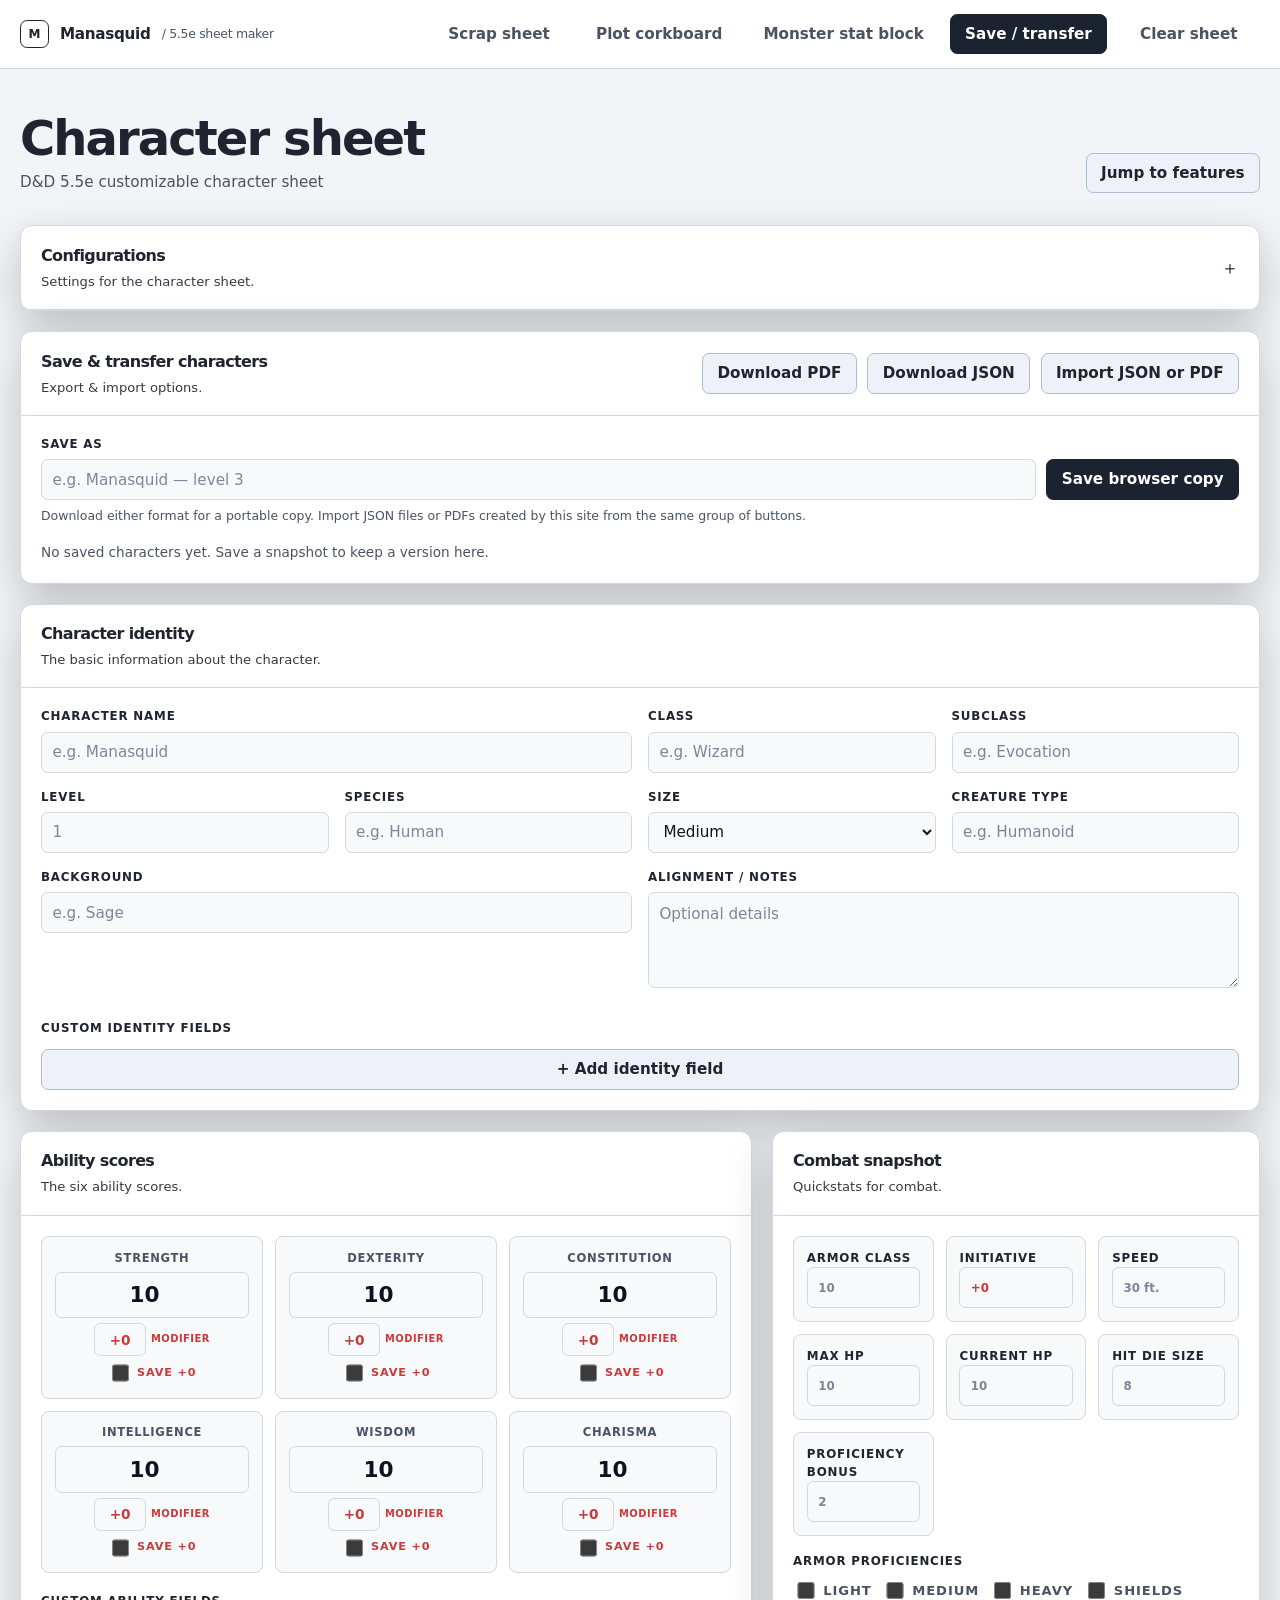
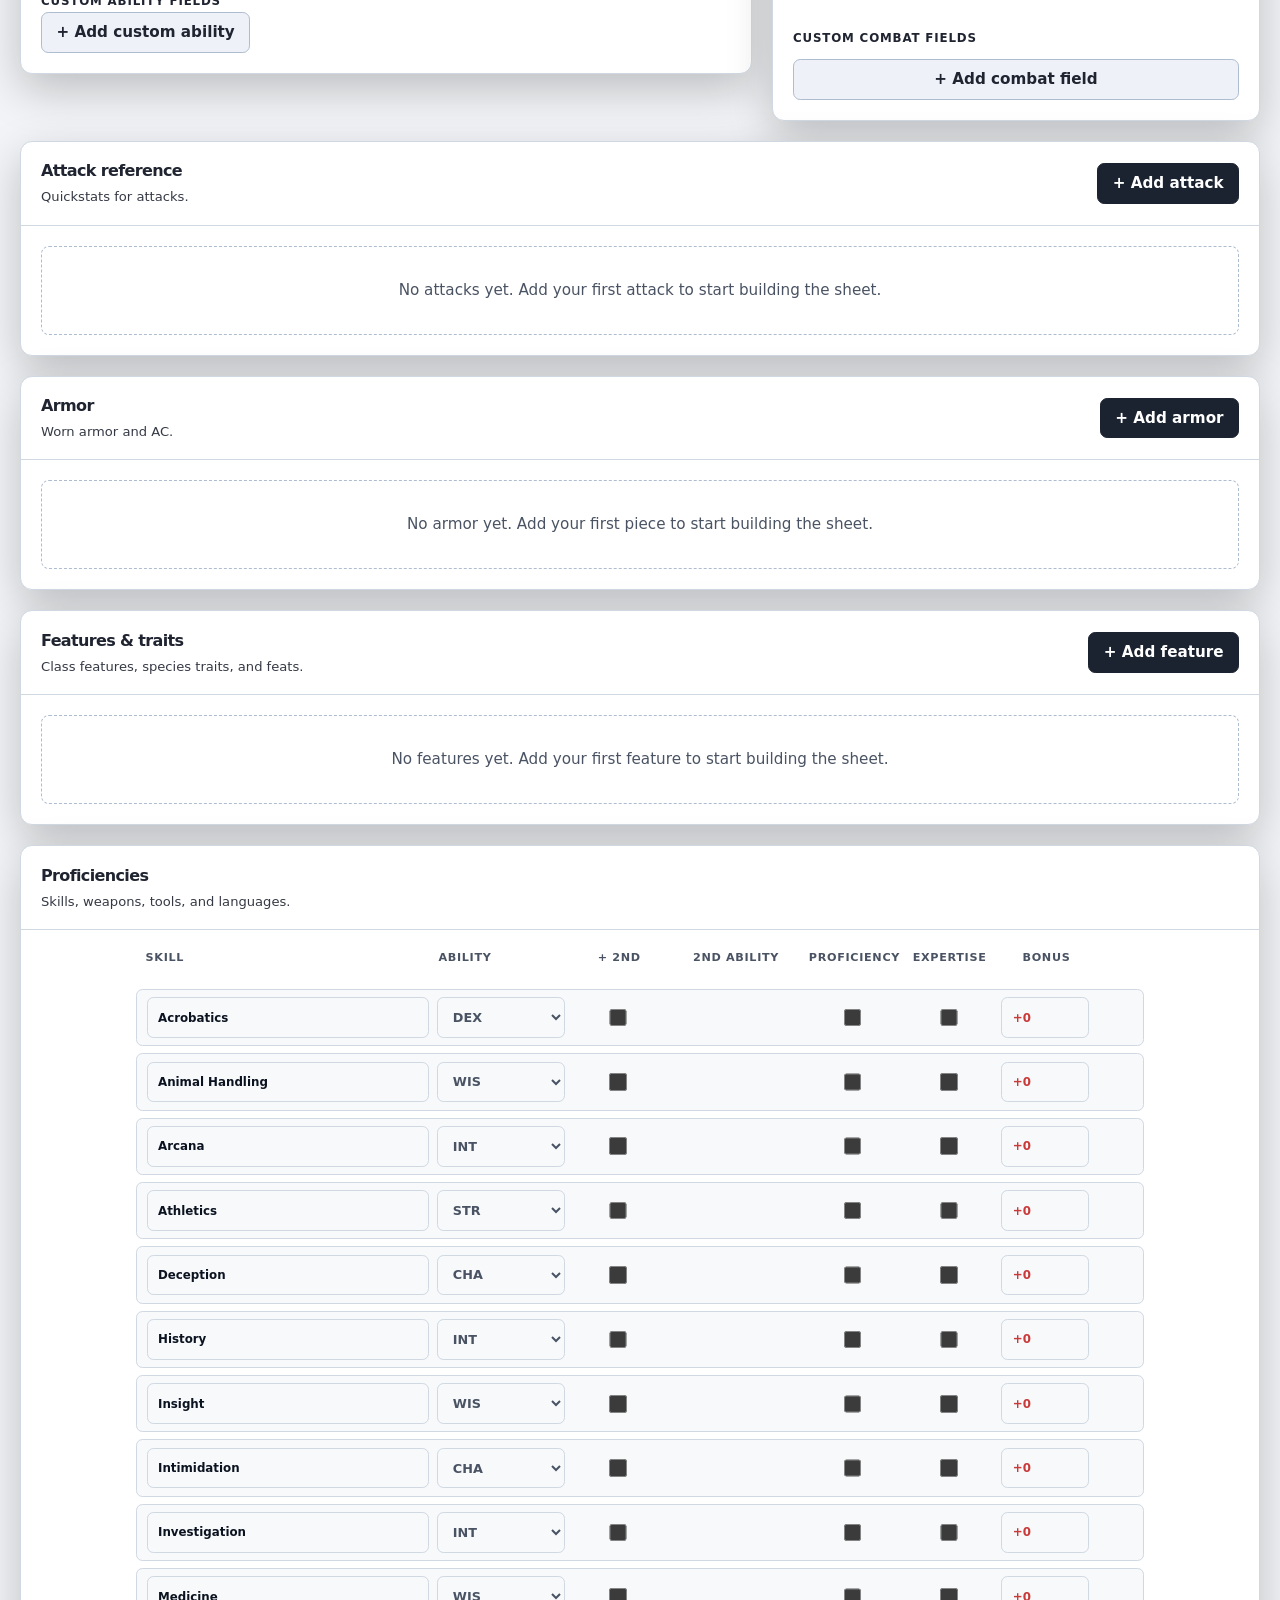
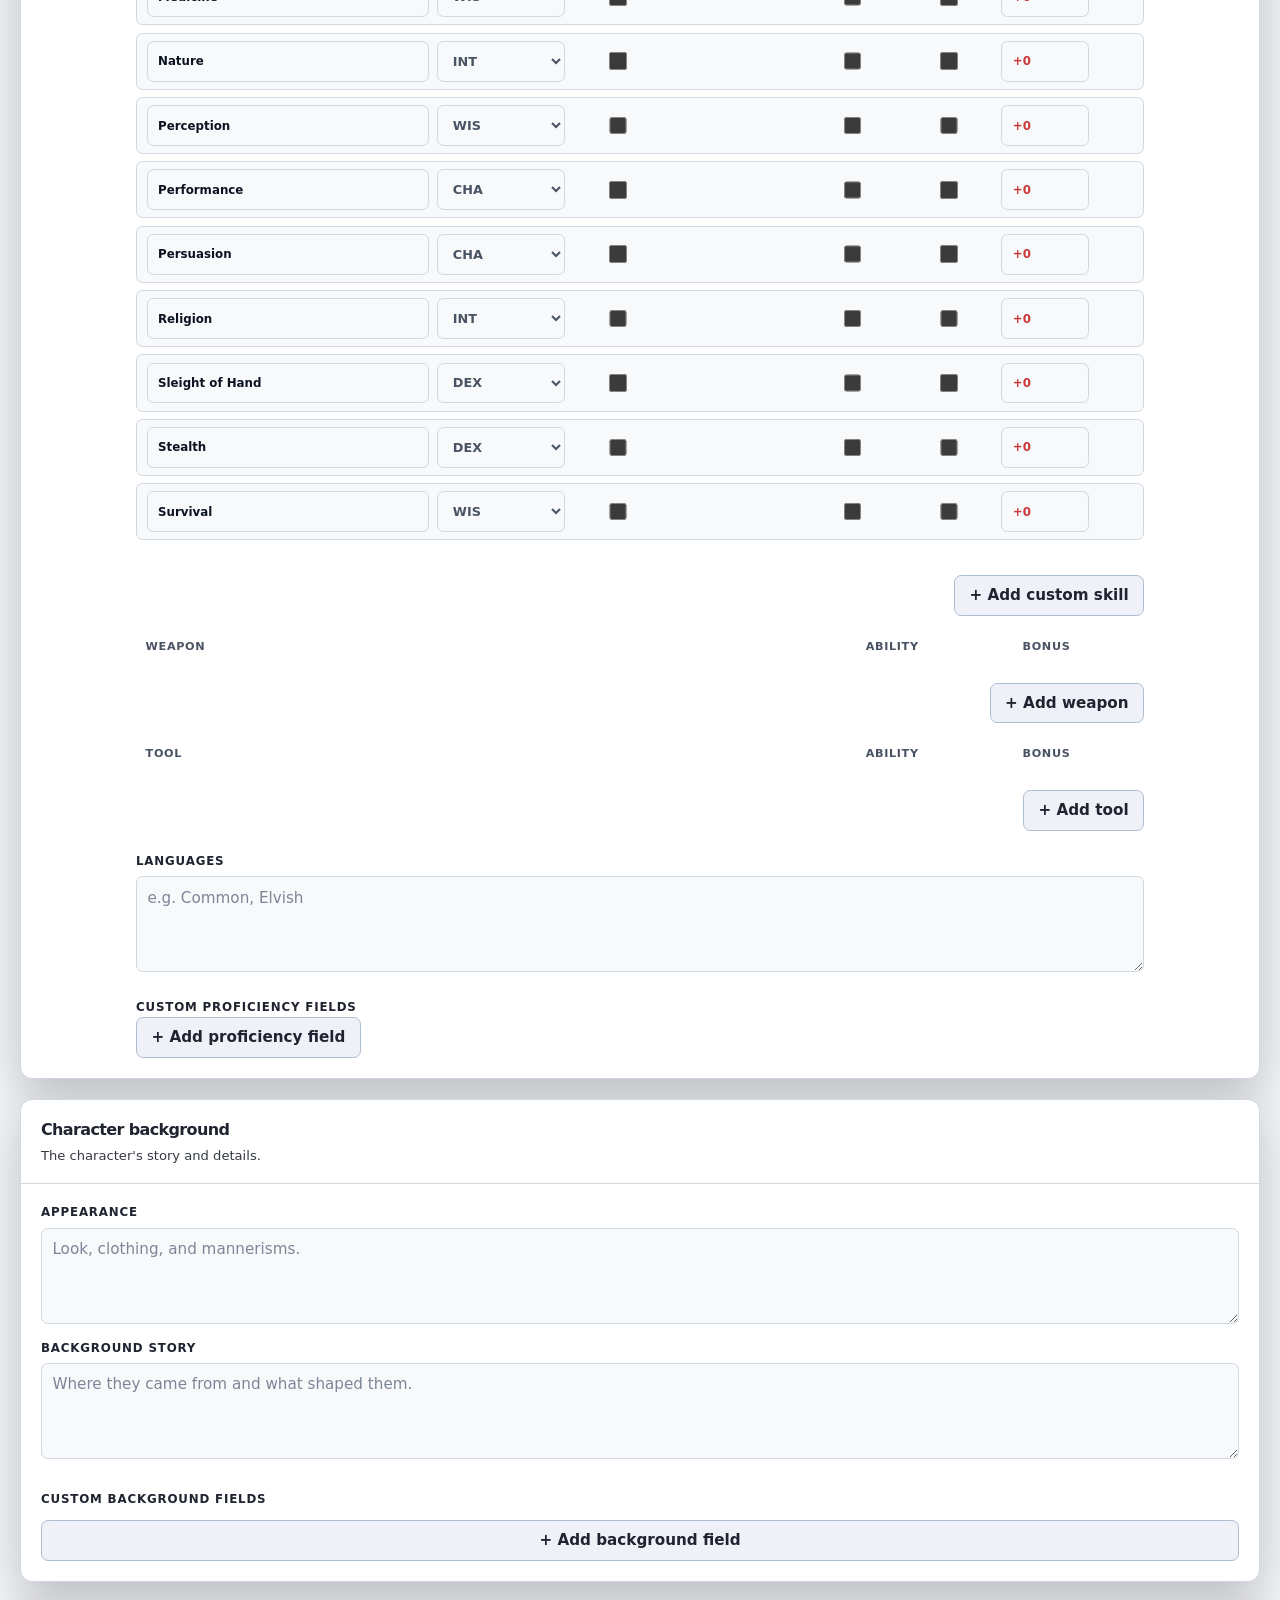
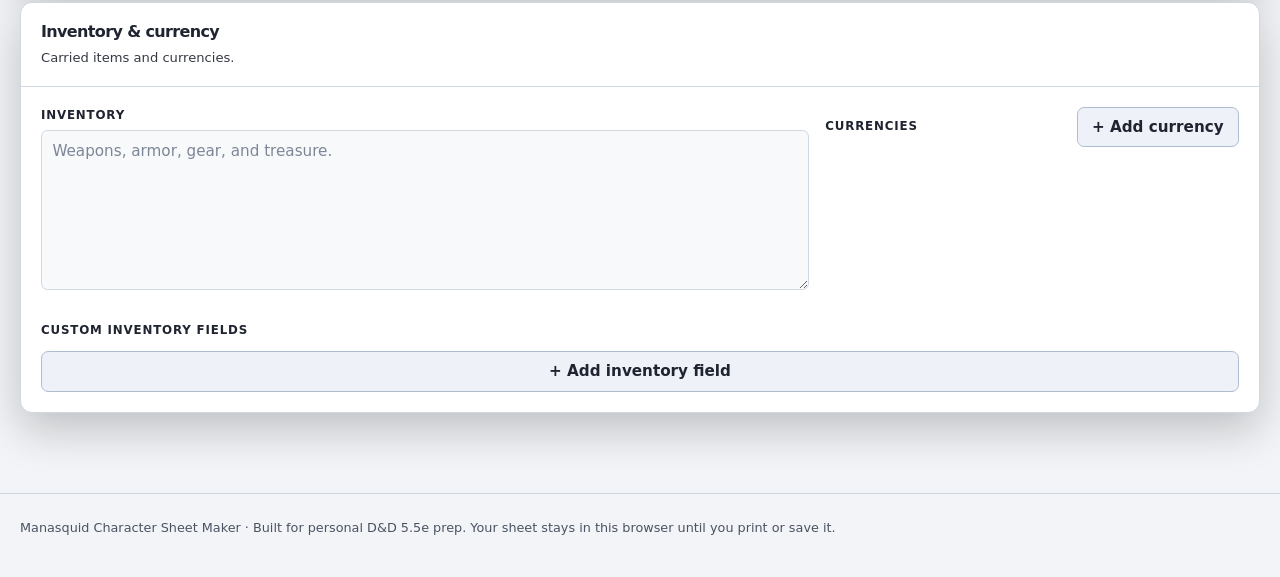
<file: index.html>
<!doctype html>
<html lang="en">
<head>
  <meta charset="utf-8">
  <meta name="viewport" content="width=device-width, initial-scale=1, viewport-fit=cover">
  <meta name="description" content="A focused D&D 5.5e character sheet maker by Manasquid.">
  <meta name="theme-color" content="#0d1822">
  <link rel="manifest" href="manifest.webmanifest">
  <link rel="apple-touch-icon" href="icon-192.png">
  <meta name="mobile-web-app-capable" content="yes">
  <meta name="apple-mobile-web-app-capable" content="yes">
  <meta name="apple-mobile-web-app-status-bar-style" content="black-translucent">
  <meta name="apple-mobile-web-app-title" content="Sheet Maker">
  <title>Manasquid Character Sheet Maker</title>
  <link rel="stylesheet" href="./maker.css">
</head>
<body data-theme="office">
  <header class="topbar">
    <div class="shell topbar-inner">
      <div class="brand"><span class="brand-mark" aria-hidden="true">M</span> Manasquid <span class="version">/ 5.5e sheet maker</span></div>
      <div class="top-actions" id="maker-actions">
        <span class="status" id="save-status" role="status"></span>
        <button class="button subtle scrap-toggle" id="scrap-toggle" type="button" aria-expanded="false" aria-controls="scrap-panel">Scrap sheet</button>
        <a class="button subtle" href="./corkboard.html">Plot corkboard</a>
        <a class="button subtle" href="./monster.html">Monster stat block</a>
        <button class="button primary" id="save-character" type="button">Save / transfer</button>
        <button class="button subtle" id="clear-sheet" type="button">Clear sheet</button>
      </div>
    </div>
  </header>

  <aside class="scrap-panel" id="scrap-panel" hidden>
    <label class="field-label" for="scrap-notes">Scrap sheet</label>
    <textarea id="scrap-notes" placeholder="Quick notes and reminders."></textarea>
  </aside>

  <main class="shell" id="top">
    <div class="page-heading">
      <div>
        <h1>Character sheet</h1>
        <p class="lede">D&amp;D 5.5e customizable character sheet</p>
      </div>
      <div class="sheet-actions character-only">
        <a class="button" href="#features">Jump to features</a>
      </div>
    </div>

    <details class="panel config-panel" id="configuration">
      <summary class="panel-heading"><span><h2>Configurations</h2><p id="config-description">Settings for the character sheet.</p></span></summary>
      <div class="panel-body config-options">
        <label class="config-option character-only"><span class="field-label">Health mode</span><select name="health-mode"><option value="manual">Manual</option><option value="calculated">Fixed</option></select></label>
        <label class="config-option character-only"><span class="field-label">Theme preset</span><select name="theme"><option value="office" selected>Office</option><option value="streetlamp">Streetlamp</option><option value="ember">Ember</option><option value="depths">Depths</option><option value="starlight">Starlight</option><option value="monochrome">Monochrome</option><option value="void">Void</option><option value="venom">Venom</option><option value="parchment">Parchment</option><option value="radiation">Radiation</option><option value="neontech">Neontech</option><option value="sunset">Sunset</option><option value="moonwalk">Moonwalk</option><option value="beeswax">Beeswax</option><option value="rosethorn">Rosethorn</option><option value="teapot">Teapot</option><option value="forge">Forge</option><option value="sharp">Sharp</option></select></label>
        <label class="config-option character-only"><span class="field-label">Modifier text</span><select name="modifier-color"><option value="default" selected>Theme default</option><option value="red">Red</option><option value="Scarlet">Scarlet</option><option value="Orange">Orange</option><option value="Amber">Amber</option><option value="Yellow">Yellow</option><option value="Lime">Lime</option><option value="Green">Green</option><option value="Turquoise">Turquoise</option><option value="Cyan">Cyan</option><option value="Blue">Blue</option><option value="Purple">Purple</option><option value="Rose">Rose</option><option value="Maroon">Maroon</option></select></label>
        <div class="config-option character-only"><span class="field-label">Automatic calculations</span><label class="config-checkbox"><input name="auto-health" type="checkbox" checked> Health totals</label><label class="config-checkbox"><input name="auto-modifiers" type="checkbox" checked> Modifiers, saves &amp; skills</label><label class="config-checkbox"><input name="auto-proficiency" type="checkbox" checked> Proficiency bonus</label><label class="config-checkbox"><input name="auto-spellcasting" type="checkbox" checked> Spell save DC &amp; attack</label></div>
        <div class="config-option character-only"><span class="field-label">Hit die size</span><label class="config-checkbox"><input name="allow-odd-hit-dice" type="checkbox"> Allow odd-numbered hit dice</label></div>
      <div class="config-option character-only"><span class="field-label">Optional sections</span><label class="config-checkbox"><input name="spellcaster" type="checkbox"> Spellcaster</label></div>
      </div>
    </details>

    <section class="panel storage-panel character-only" aria-labelledby="storage-heading">
      <div class="panel-heading">
        <div><h2 id="storage-heading">Save &amp; transfer characters</h2><p>Export &amp; import options.</p></div>
        <div class="storage-tools">
          <button class="button" id="print-sheet" type="button">Download PDF</button>
          <button class="button" id="export-sheet" type="button">Download JSON</button>
          <button class="button" id="import-sheet" type="button">Import JSON or PDF</button>
          <input class="sr-only" id="import-file" type="file" accept="application/json,application/pdf,.json,.pdf">
        </div>
      </div>
      <div class="panel-body">
        <div class="storage-tools">
          <div class="field"><label for="save-name">Save as</label><input id="save-name" placeholder="e.g. Manasquid — level 3"></div>
          <button class="button primary" id="save-named-sheet" type="button">Save browser copy</button>
        </div>
        <p class="storage-help">Download either format for a portable copy. Import JSON files or PDFs created by this site from the same group of buttons.</p>
        <div class="saved-list" id="saved-list" aria-live="polite"></div>
      </div>
    </section>

    <form class="sheet" id="character-sheet">
      <section class="panel" aria-labelledby="identity-heading">
        <div class="panel-heading">
          <div><h2 id="identity-heading">Character identity</h2><p>The basic information about the character.</p></div>
        </div>
        <div class="panel-body fields">
          <div class="field wide"><label for="character-name">Character name</label><input id="character-name" name="character-name" placeholder="e.g. Manasquid" autocomplete="off"></div>
          <div class="field"><label for="class">Class</label><input id="class" name="class" placeholder="e.g. Wizard"></div>
          <div class="field"><label for="subclass">Subclass</label><input id="subclass" name="subclass" placeholder="e.g. Evocation"></div>
          <div class="field"><label for="level">Level</label><input id="level" name="level" type="number" min="1" max="20" placeholder="1"></div>
          <div class="field"><label for="species">Species</label><input id="species" name="species" placeholder="e.g. Human"></div>
          <div class="field"><label for="size">Size</label><select id="size" name="size"><option>Small</option><option selected>Medium</option></select></div>
          <div class="field"><label for="creature-type">Creature type</label><input id="creature-type" name="creature-type" placeholder="e.g. Humanoid"></div>
          <div class="field wide"><label for="background">Background</label><input id="background" name="background" placeholder="e.g. Sage"></div>
          <div class="field wide"><label for="alignment">Alignment / notes</label><textarea id="alignment" name="alignment" placeholder="Optional details"></textarea></div>
          <div class="field full custom-fields"><span class="field-label">Custom identity fields</span><div class="custom-field-list" data-custom-fields-for="identity"></div><button class="button" data-add-custom-field="identity" type="button">+ Add identity field</button></div>
        </div>
      </section>

      <div class="sheet-grid">
        <section class="panel" aria-labelledby="abilities-heading">
          <div class="panel-heading">
            <div><h2 id="abilities-heading">Ability scores</h2><p>The six ability scores.</p></div>
          </div>
          <div class="panel-body">
            <div class="ability-grid">
              <label class="ability"><span class="ability-name">Strength</span><input class="score" name="strength" type="number" min="1" max="30" value="10" aria-label="Strength score"><span class="ability-mod-wrap"><input class="ability-mod" name="strength-mod" data-mod-for="strength" placeholder="+0" aria-label="Strength modifier" readonly><span class="ability-mod-caption">Modifier</span></span><span class="save-check"><input class="save-proficient" name="strength-save-proficient" type="checkbox" aria-label="Strength saving throw proficiency"> Save <strong data-save-for="strength" contenteditable="false">+0</strong></span></label>
              <label class="ability"><span class="ability-name">Dexterity</span><input class="score" name="dexterity" type="number" min="1" max="30" value="10" aria-label="Dexterity score"><span class="ability-mod-wrap"><input class="ability-mod" name="dexterity-mod" data-mod-for="dexterity" placeholder="+0" aria-label="Dexterity modifier" readonly><span class="ability-mod-caption">Modifier</span></span><span class="save-check"><input class="save-proficient" name="dexterity-save-proficient" type="checkbox" aria-label="Dexterity saving throw proficiency"> Save <strong data-save-for="dexterity" contenteditable="false">+0</strong></span></label>
              <label class="ability"><span class="ability-name">Constitution</span><input class="score" name="constitution" type="number" min="1" max="30" value="10" aria-label="Constitution score"><span class="ability-mod-wrap"><input class="ability-mod" name="constitution-mod" data-mod-for="constitution" placeholder="+0" aria-label="Constitution modifier" readonly><span class="ability-mod-caption">Modifier</span></span><span class="save-check"><input class="save-proficient" name="constitution-save-proficient" type="checkbox" aria-label="Constitution saving throw proficiency"> Save <strong data-save-for="constitution" contenteditable="false">+0</strong></span></label>
              <label class="ability"><span class="ability-name">Intelligence</span><input class="score" name="intelligence" type="number" min="1" max="30" value="10" aria-label="Intelligence score"><span class="ability-mod-wrap"><input class="ability-mod" name="intelligence-mod" data-mod-for="intelligence" placeholder="+0" aria-label="Intelligence modifier" readonly><span class="ability-mod-caption">Modifier</span></span><span class="save-check"><input class="save-proficient" name="intelligence-save-proficient" type="checkbox" aria-label="Intelligence saving throw proficiency"> Save <strong data-save-for="intelligence" contenteditable="false">+0</strong></span></label>
              <label class="ability"><span class="ability-name">Wisdom</span><input class="score" name="wisdom" type="number" min="1" max="30" value="10" aria-label="Wisdom score"><span class="ability-mod-wrap"><input class="ability-mod" name="wisdom-mod" data-mod-for="wisdom" placeholder="+0" aria-label="Wisdom modifier" readonly><span class="ability-mod-caption">Modifier</span></span><span class="save-check"><input class="save-proficient" name="wisdom-save-proficient" type="checkbox" aria-label="Wisdom saving throw proficiency"> Save <strong data-save-for="wisdom" contenteditable="false">+0</strong></span></label>
              <label class="ability"><span class="ability-name">Charisma</span><input class="score" name="charisma" type="number" min="1" max="30" value="10" aria-label="Charisma score"><span class="ability-mod-wrap"><input class="ability-mod" name="charisma-mod" data-mod-for="charisma" placeholder="+0" aria-label="Charisma modifier" readonly><span class="ability-mod-caption">Modifier</span></span><span class="save-check"><input class="save-proficient" name="charisma-save-proficient" type="checkbox" aria-label="Charisma saving throw proficiency"> Save <strong data-save-for="charisma" contenteditable="false">+0</strong></span></label>
            </div>
            <div class="custom-fields"><span class="field-label">Custom ability fields</span><div class="custom-field-list" data-custom-fields-for="abilities"></div><button class="button" data-add-custom-field="abilities" type="button">+ Add custom ability</button></div>
          </div>
        </section>

        <section class="panel" aria-labelledby="combat-heading">
          <div class="panel-heading">
            <div><h2 id="combat-heading">Combat snapshot</h2><p>Quickstats for combat.</p></div>
          </div>
          <div class="panel-body">
            <div class="combat-grid">
              <label class="combat-card"><span class="field-label">Armor class</span><input name="armor-class" type="number" placeholder="10"></label>
              <label class="combat-card"><span class="field-label">Initiative</span><input name="initiative" placeholder="+0"></label>
              <label class="combat-card"><span class="field-label">Speed</span><input name="speed" placeholder="30 ft."></label>
              <label class="combat-card"><span class="field-label">Max HP</span><input name="max-hp" type="number" min="0" placeholder="10"></label>
              <label class="combat-card"><span class="field-label">Current HP</span><input name="current-hp" type="number" placeholder="10"></label>
              <label class="combat-card"><span class="field-label">Hit die size</span><input name="hit-dice-size" type="number" min="2" step="2" placeholder="8"></label>
              <label class="combat-card"><span class="field-label">Proficiency bonus</span><input name="proficiency-bonus" type="number" min="0" placeholder="2"></label>
              <div class="armor-proficiencies"><span class="field-label">Armor proficiencies</span><div class="armor-options">
                <label class="armor-option"><input class="armor-proficient" name="armor-light" type="checkbox"> Light</label>
                <label class="armor-option"><input class="armor-proficient" name="armor-medium" type="checkbox"> Medium</label>
                <label class="armor-option"><input class="armor-proficient" name="armor-heavy" type="checkbox"> Heavy</label>
                <label class="armor-option"><input class="armor-proficient" name="armor-shields" type="checkbox"> Shields</label>
              </div></div>
              <div class="field full custom-fields"><span class="field-label">Custom combat fields</span><div class="custom-field-list" data-custom-fields-for="combat"></div><button class="button" data-add-custom-field="combat" type="button">+ Add combat field</button></div>
            </div>
          </div>
        </section>
      </div>

      <section class="panel" aria-labelledby="attacks-heading">
        <div class="panel-heading">
          <div><h2 id="attacks-heading">Attack reference</h2><p>Quickstats for attacks.</p></div>
          <button class="button primary" id="add-attack" type="button">+ Add attack</button>
        </div>
        <div class="panel-body">
          <div class="feature-editor attack-editor" id="attack-editor" hidden>
            <div class="feature-editor-grid">
              <div class="field"><label for="attack-name">Attack name</label><input id="attack-name" placeholder="e.g. Longsword"></div>
              <div class="field"><label for="attack-kind">Roll type</label><select id="attack-kind"><option value="attack" selected>Attack roll</option><option value="save">Saving throw</option></select></div>
              <div class="field"><label for="attack-ability">Ability</label><select id="attack-ability"><option>STR</option><option>DEX</option><option>CON</option><option>INT</option><option>WIS</option><option>CHA</option></select></div>
              <div class="field"><label for="attack-damage">Damage dice</label><input id="attack-damage" placeholder="1d8"></div>
              <div class="field"><label for="attack-damage-type">Damage type</label><input id="attack-damage-type" placeholder="Slashing"></div>
              <div class="field"><label for="attack-range">Range / reach</label><input id="attack-range" placeholder="5 ft."></div>
              <div class="field full"><label for="attack-notes">Notes</label><input id="attack-notes" placeholder="Versatile (1d10)"></div>
            </div>
            <div class="feature-editor-actions">
              <button class="button subtle" id="cancel-attack" type="button">Cancel</button>
              <button class="button primary" id="save-attack" type="button">Save attack</button>
            </div>
          </div>
          <div class="attack-list" id="attack-list" aria-live="polite"></div>
          <div class="empty-state" id="attack-empty-state">No attacks yet. Add your first attack to start building the sheet.</div>
        </div>
      </section>

      <section class="panel" id="armor" aria-labelledby="armor-heading">
        <div class="panel-heading">
          <div><h2 id="armor-heading">Armor</h2><p>Worn armor and AC.</p></div>
          <button class="button primary" id="add-armor" type="button">+ Add armor</button>
        </div>
        <div class="panel-body">
          <div class="feature-editor attack-editor" id="armor-editor" hidden>
            <div class="feature-editor-grid">
              <div class="field"><label for="armor-name">Armor name</label><input id="armor-name" placeholder="e.g. Chain Shirt"></div>
              <div class="field"><label for="armor-type">Armor type</label><select id="armor-type"><option selected>Light</option><option>Medium</option><option>Heavy</option><option>Shield</option><option>Other</option></select></div>
              <div class="field"><label for="armor-mode">AC formula</label><select id="armor-mode"><option value="fixed" selected>Flat AC</option><option value="ability">Base + Ability</option><option value="abilityCapped">Base + Ability (capped)</option><option value="dual">Base + Dual ability</option></select></div>
              <div class="field" id="armor-bonus-field" hidden><label for="armor-bonus">AC bonus</label><input id="armor-bonus" type="number" placeholder="2"></div>
              <div class="field" id="armor-bonus-ability-field" hidden><label for="armor-bonus-ability">Bonus ability</label><select id="armor-bonus-ability"><option value="none" selected>None</option><option>STR</option><option>DEX</option><option>CON</option><option>INT</option><option>WIS</option><option>CHA</option></select></div>
              <div class="field" id="armor-ability-field" hidden><label for="armor-ability">Ability</label><select id="armor-ability"><option selected>DEX</option><option>STR</option><option>CON</option><option>INT</option><option>WIS</option><option>CHA</option></select></div>
              <div class="field" id="armor-ability-b-field" hidden><label for="armor-ability-b">Second ability</label><select id="armor-ability-b"><option selected>CON</option><option>STR</option><option>DEX</option><option>INT</option><option>WIS</option><option>CHA</option></select></div>
              <div class="field" id="armor-cap-field" hidden><label for="armor-cap">Ability cap</label><input id="armor-cap" type="number" placeholder="2"></div>
              <div class="field"><label for="armor-base-ac">Base AC</label><input id="armor-base-ac" type="number" placeholder="Default 10"></div>
              <div class="field"><label for="armor-ac-preview">Total AC</label><input id="armor-ac-preview" readonly aria-readonly="true" placeholder="—"></div>
              <div class="field"><label for="armor-stealth">Stealth</label><select id="armor-stealth"><option value="neutral" selected>Neutral</option><option value="disadvantage">Disadvantage</option><option value="advantage">Advantage</option></select></div>
              <div class="field"><label for="armor-don">Don</label><input id="armor-don" placeholder="e.g. 1 min."></div>
              <div class="field"><label for="armor-doff">Doff</label><input id="armor-doff" placeholder="e.g. 5 min."></div>
              <div class="field"><label class="config-checkbox"><input id="armor-req-toggle" type="checkbox"> Has ability requirement</label></div>
              <div class="field" id="armor-req-fields" hidden><span class="field-label">Requirement</span><div class="armor-req-row"><select id="armor-req-ability" aria-label="Required ability"><option selected>STR</option><option>DEX</option><option>CON</option><option>INT</option><option>WIS</option><option>CHA</option></select><input id="armor-req-score" type="number" placeholder="13" aria-label="Required score"></div></div>
            </div>
            <div class="feature-editor-actions">
              <button class="button subtle" id="cancel-armor" type="button">Cancel</button>
              <button class="button primary" id="save-armor" type="button">Save armor</button>
            </div>
          </div>
          <div class="armor-list" id="armor-list" aria-live="polite"></div>
          <div class="empty-state" id="armor-empty-state">No armor yet. Add your first piece to start building the sheet.</div>
        </div>
      </section>

      <section class="panel" id="features" aria-labelledby="features-heading">
        <div class="panel-heading">
          <div><h2 id="features-heading">Features &amp; traits</h2><p>Class features, species traits, and feats.</p></div>
          <button class="button primary add-feature" id="add-feature" type="button">+ Add feature</button>
        </div>
        <div class="panel-body">
          <div class="feature-editor" id="feature-editor" hidden>
            <div class="feature-editor-grid">
              <div class="field"><label for="feature-name">Feature name</label><input id="feature-name" placeholder="e.g. Action Surge"></div>
              <div class="field"><label for="feature-source">Source</label><input id="feature-source" placeholder="e.g. Fighter, species, feat"></div>
              <div class="field full"><label for="feature-description">Description</label><textarea id="feature-description" rows="3" placeholder="What the feature does."></textarea></div>
              <div class="field"><label for="feature-uses">Uses / recharge</label><input id="feature-uses" placeholder="e.g. 1 / Short Rest"></div>
            </div>
            <div class="feature-editor-actions">
              <button class="button subtle" id="cancel-feature" type="button">Cancel</button>
              <button class="button primary" id="save-feature" type="button">Save feature</button>
            </div>
          </div>
          <div class="feature-list" id="feature-list" aria-live="polite">
            <div class="empty-state" id="empty-state">No features yet. Add your first feature to start building the sheet.</div>
          </div>
        </div>
      </section>

      <section class="panel" aria-labelledby="proficiencies-heading">
        <div class="panel-heading">
          <div><h2 id="proficiencies-heading">Proficiencies</h2><p>Skills, weapons, tools, and languages.</p></div>
        </div>
        <div class="panel-body proficiencies-body">
          <div class="proficiency-header" aria-hidden="true"><span>Skill</span><span>Ability</span><span>+ 2nd</span><span>2nd ability</span><span>Proficiency</span><span>Expertise</span><span>Bonus</span><span></span></div>
          <div class="proficiency-table" id="skill-list"></div>
          <div class="proficiency-actions"><button class="button" id="add-skill" type="button">+ Add custom skill</button></div>
          <div class="tools-block">
            <div class="tools-header" aria-hidden="true"><span>Weapon</span><span>Ability</span><span>Bonus</span><span></span></div>
            <div class="tool-list" id="weapon-list"></div>
            <div class="proficiency-actions"><button class="button" id="add-weapon" type="button">+ Add weapon</button></div>
          </div>
          <div class="tools-block">
            <div class="tools-header" aria-hidden="true"><span>Tool</span><span>Ability</span><span>Bonus</span><span></span></div>
            <div class="tool-list" id="tool-list"></div>
            <div class="proficiency-actions"><button class="button" id="add-tool" type="button">+ Add tool</button></div>
          </div>
          <div class="field full"><label for="languages">Languages</label><textarea id="languages" name="languages" placeholder="e.g. Common, Elvish"></textarea></div>
          <div class="custom-fields"><span class="field-label">Custom proficiency fields</span><div class="custom-field-list" data-custom-fields-for="proficiencies"></div><button class="button" data-add-custom-field="proficiencies" type="button">+ Add proficiency field</button></div>
        </div>
      </section>

      <section class="panel" aria-labelledby="background-heading">
        <div class="panel-heading">
          <div><h2 id="background-heading">Character background</h2><p>The character's story and details.</p></div>
        </div>
        <div class="panel-body background-grid">
          <div class="field full"><label for="appearance">Appearance</label><textarea id="appearance" name="appearance" placeholder="Look, clothing, and mannerisms."></textarea></div>
          <div class="field full"><label for="background-story">Background story</label><textarea id="background-story" name="background-story" placeholder="Where they came from and what shaped them."></textarea></div>
          <div class="field full custom-fields"><span class="field-label">Custom background fields</span><div class="custom-field-list" data-custom-fields-for="background"></div><button class="button" data-add-custom-field="background" type="button">+ Add background field</button></div>
        </div>
      </section>

      <section class="panel" aria-labelledby="inventory-heading">
        <div class="panel-heading">
          <div><h2 id="inventory-heading">Inventory &amp; currency</h2><p>Carried items and currencies.</p></div>
        </div>
        <div class="panel-body">
          <div class="inventory-grid">
            <div class="field"><label for="inventory">Inventory</label><textarea id="inventory" name="inventory" class="notes" placeholder="Weapons, armor, gear, and treasure."></textarea></div>
            <div>
              <div class="currency-heading"><span class="field-label">Currencies</span><button class="button" id="add-currency" type="button">+ Add currency</button></div>
              <div class="currency-list" id="currency-list"></div>
            </div>
            <div class="field full custom-fields"><span class="field-label">Custom inventory fields</span><div class="custom-field-list" data-custom-fields-for="inventory"></div><button class="button" data-add-custom-field="inventory" type="button">+ Add inventory field</button></div>
          </div>
        </div>
      </section>

      <section class="panel spellcasting-panel" id="spellcasting" aria-labelledby="spellcasting-heading" hidden>
        <div class="panel-heading">
          <div><h2 id="spellcasting-heading">Spellcasting</h2><p>Spells and casting details.</p></div>
        </div>
        <div class="panel-body">
          <div class="fields">
            <div class="field"><label for="spellcasting-ability">Spellcasting ability</label><select id="spellcasting-ability" name="spellcasting-ability"><option value="">Select ability</option><option>STR</option><option>DEX</option><option>CON</option><option>INT</option><option>WIS</option><option>CHA</option></select></div>
            <div class="field"><label for="spell-save-dc">Spell save DC</label><input id="spell-save-dc" name="spell-save-dc" type="number" min="0" placeholder="8 + modifier + proficiency" readonly></div>
            <div class="field"><label for="spell-attack-bonus">Spell attack bonus</label><input id="spell-attack-bonus" name="spell-attack-bonus" placeholder="+0" readonly></div>
            <div class="field"><label for="caster-progression">Caster progression</label><select id="caster-progression" name="caster-progression"><option value="full" selected>Full-caster (up to 9th)</option><option value="half">Half-caster (up to 5th)</option></select></div>
            <div class="field full"><span class="field-label">Maximum spell slots</span><div class="spell-slot-fields">
              <label class="spell-slot-field" data-slot-level="1"><span class="field-label">1st level</span><input name="spell-slot-1" type="number" min="0" placeholder="0"></label>
              <label class="spell-slot-field" data-slot-level="2"><span class="field-label">2nd level</span><input name="spell-slot-2" type="number" min="0" placeholder="0"></label>
              <label class="spell-slot-field" data-slot-level="3"><span class="field-label">3rd level</span><input name="spell-slot-3" type="number" min="0" placeholder="0"></label>
              <label class="spell-slot-field" data-slot-level="4"><span class="field-label">4th level</span><input name="spell-slot-4" type="number" min="0" placeholder="0"></label>
              <label class="spell-slot-field" data-slot-level="5"><span class="field-label">5th level</span><input name="spell-slot-5" type="number" min="0" placeholder="0"></label>
              <label class="spell-slot-field" data-slot-level="6"><span class="field-label">6th level</span><input name="spell-slot-6" type="number" min="0" placeholder="0"></label>
              <label class="spell-slot-field" data-slot-level="7"><span class="field-label">7th level</span><input name="spell-slot-7" type="number" min="0" placeholder="0"></label>
              <label class="spell-slot-field" data-slot-level="8"><span class="field-label">8th level</span><input name="spell-slot-8" type="number" min="0" placeholder="0"></label>
              <label class="spell-slot-field" data-slot-level="9"><span class="field-label">9th level</span><input name="spell-slot-9" type="number" min="0" placeholder="0"></label>
            </div></div>
            <div class="field full"><span class="field-label">Spells</span><div class="spell-list" id="spell-list"></div><button class="button" id="add-spell" type="button">+ Add spell</button></div>
            <div class="field full"><label for="spellcasting-notes">Spellcasting notes</label><textarea id="spellcasting-notes" name="spellcasting-notes" placeholder="Casting notes and reminders."></textarea></div>
          </div>
        </div>
      </section>
    </form>

  </main>

  <footer class="character-only"><div class="shell">Manasquid Character Sheet Maker · Built for personal D&amp;D 5.5e prep. Your sheet stays in this browser until you print or save it.</div></footer>

  <template id="feature-template">
    <article class="feature-card">
      <div>
        <h3 class="feature-title"></h3>
        <p class="feature-description"></p>
        <div class="feature-meta"><span class="tag feature-source"></span><span class="tag feature-uses"></span></div>
      </div>
      <div class="feature-actions">
        <button class="icon-button edit-feature" type="button" aria-label="Edit feature">✎</button>
        <button class="icon-button remove-feature" type="button" aria-label="Remove feature">×</button>
      </div>
    </article>
  </template>
  <template id="attack-template">
    <article class="feature-card attack-card">
      <div>
        <h3 class="attack-title"></h3>
        <p class="attack-line"></p>
        <div class="feature-meta"><span class="tag attack-kind-tag"></span><span class="tag attack-ability-tag"></span><span class="tag attack-range-tag"></span></div>
      </div>
      <div class="feature-actions">
        <button class="icon-button edit-attack" type="button" aria-label="Edit attack">✎</button>
        <button class="icon-button remove-attack" type="button" aria-label="Remove attack">×</button>
      </div>
    </article>
  </template>
  <template id="armor-template">
    <article class="feature-card armor-card">
      <div>
        <h3 class="armor-title"></h3>
        <p class="armor-line"></p>
        <div class="feature-meta"><span class="tag armor-type-tag"></span><span class="tag armor-mode-tag"></span><span class="tag armor-base-tag" hidden></span><span class="tag armor-equipped-tag" hidden></span><span class="tag armor-don-tag" hidden></span><span class="tag armor-doff-tag" hidden></span></div>
      </div>
      <div class="feature-actions">
        <button class="button equip-armor" type="button">Equip</button>
        <button class="icon-button edit-armor" type="button" aria-label="Edit armor">✎</button>
        <button class="icon-button remove-armor" type="button" aria-label="Remove armor">×</button>
      </div>
    </article>
  </template>
  <template id="skill-template">
    <div class="skill-row">
      <label class="skill-cell skill-cell-name"><span class="field-label">Skill</span><input class="skill-name" aria-label="Skill name" placeholder="Custom skill"></label>
      <label class="skill-cell skill-cell-ability"><span class="field-label">Ability</span><select class="skill-ability" aria-label="Skill ability"><option>STR</option><option>DEX</option><option>CON</option><option>INT</option><option>WIS</option><option>CHA</option></select></label>
      <div class="skill-cell skill-cell-toggle"><span class="field-label">+ 2nd</span><label class="skill-alt-toggle"><input class="skill-alt-enabled" type="checkbox" aria-label="Add second ability"></label></div>
      <label class="skill-cell skill-cell-alt"><span class="field-label">2nd ability</span><select class="skill-alt-ability" aria-label="Second ability" hidden><option>STR</option><option>DEX</option><option>CON</option><option>INT</option><option>WIS</option><option>CHA</option></select></label>
      <label class="skill-cell skill-cell-prof"><span class="field-label">Proficiency</span><input class="skill-proficient" type="checkbox" aria-label="Proficient"></label>
      <label class="skill-cell skill-cell-exp"><span class="field-label">Expertise</span><input class="skill-expertise" type="checkbox" aria-label="Expertise"></label>
      <label class="skill-cell skill-cell-bonus"><span class="field-label">Bonus</span><input class="skill-bonus" type="text" aria-label="Skill bonus" placeholder="+0" readonly></label>
      <div class="skill-cell skill-cell-remove"><button class="icon-button remove-skill" type="button" aria-label="Remove skill">×</button></div>
    </div>
  </template>
  <template id="currency-template">
    <div class="currency-row">
      <input class="currency-name" aria-label="Currency name" placeholder="Currency name">
      <input class="currency-amount" type="number" min="0" aria-label="Currency amount" placeholder="Amount">
      <button class="icon-button remove-currency" type="button" aria-label="Remove currency">×</button>
    </div>
  </template>
  <template id="custom-field-template">
    <div class="custom-field-row">
      <label><span class="field-label">Field name</span><input class="custom-field-name" placeholder="e.g. Deity"></label>
      <label><span class="field-label">Value</span><input class="custom-field-value" placeholder="Enter a value"></label>
      <button class="icon-button remove-custom-field" type="button" aria-label="Remove custom field">×</button>
    </div>
  </template>
  <template id="custom-field-textarea-template">
    <div class="custom-field-row custom-field-row-wide">
      <label><span class="field-label">Field name</span><input class="custom-field-name" placeholder="e.g. Rival"></label>
      <label><span class="field-label">Value</span><textarea class="custom-field-value" placeholder="Enter a value"></textarea></label>
      <button class="icon-button remove-custom-field" type="button" aria-label="Remove custom field">×</button>
    </div>
  </template>
  <template id="custom-ability-template">
    <div class="custom-ability-row">
      <label class="ability custom-ability">
        <span class="custom-ability-head"><input class="custom-ability-name" placeholder="Name" aria-label="Custom ability name"><input class="custom-ability-abbr" placeholder="ABC" maxlength="3" aria-label="Three letter abbreviation"></span>
        <input class="custom-ability-score" type="number" min="1" max="30" value="10" aria-label="Custom ability score">
        <span class="ability-mod-wrap"><input class="ability-mod custom-ability-mod" data-mod-for="" placeholder="+0" aria-label="Custom ability modifier" readonly><span class="ability-mod-caption">Modifier</span></span>
        <span class="save-check"><input class="save-proficient custom-ability-save" type="checkbox" aria-label="Custom ability save proficiency"> Save <strong class="custom-ability-save-bonus" data-save-for="" contenteditable="false">+0</strong></span>
      </label>
      <button class="icon-button remove-custom-field" type="button" aria-label="Remove custom ability">×</button>
    </div>
  </template>
  <template id="tool-template">
    <div class="tool-row">
      <label class="tool-cell tool-cell-name"><span class="field-label">Tool</span><input class="tool-name" placeholder="e.g. Thieves' tools"></label>
      <label class="tool-cell tool-cell-ability"><span class="field-label">Ability</span><select class="tool-ability"><option value="" selected>None</option><option>STR</option><option>DEX</option><option>CON</option><option>INT</option><option>WIS</option><option>CHA</option></select></label>
      <label class="tool-cell tool-cell-bonus"><span class="field-label">Bonus</span><input class="tool-bonus" readonly aria-readonly="true" placeholder="+0"></label>
      <div class="tool-cell tool-cell-remove"><button class="icon-button remove-tool" type="button" aria-label="Remove tool">×</button></div>
    </div>
  </template>
  <template id="weapon-template">
    <div class="tool-row weapon-row">
      <label class="tool-cell tool-cell-name"><span class="field-label">Weapon</span><input class="weapon-name" placeholder="e.g. Longsword"></label>
      <label class="tool-cell tool-cell-ability"><span class="field-label">Ability</span><select class="weapon-ability"><option value="" selected>None</option><option>STR</option><option>DEX</option><option>CON</option><option>INT</option><option>WIS</option><option>CHA</option></select></label>
      <label class="tool-cell tool-cell-bonus"><span class="field-label">Bonus</span><input class="weapon-bonus" readonly aria-readonly="true" placeholder="+0"></label>
      <div class="tool-cell tool-cell-remove"><button class="icon-button remove-weapon" type="button" aria-label="Remove weapon">×</button></div>
    </div>
  </template>
  <template id="spell-template">
    <div class="spell-row">
      <label><span class="field-label">Spell name</span><input class="spell-name" placeholder="e.g. Magic Missile"></label>
      <label><span class="field-label">Level</span><input class="spell-level" type="number" min="0" max="9" placeholder="1"></label>
      <label><span class="field-label">School</span><input class="spell-school" placeholder="e.g. Evocation"></label>
      <label><span class="field-label">Casting time</span><input class="spell-casting-time" placeholder="1 action"></label>
      <label><span class="field-label">Range</span><input class="spell-range" placeholder="60 ft."></label>
      <label><span class="field-label">Duration</span><input class="spell-duration" placeholder="1 minute"></label>
      <label><span class="field-label">Components</span><input class="spell-components" placeholder="V, S, M"></label>
      <label><span class="field-label">Effects</span><input class="spell-effects" placeholder="Damage or effect"></label>
      <label><span class="field-label">Source / page</span><input class="spell-reference" placeholder="PHB p. 123"></label>
      <label class="spell-prepared"><input class="spell-prepared-input" type="checkbox" aria-label="Prepared spell"> Prepped</label>
      <button class="icon-button remove-spell" type="button" aria-label="Remove spell">×</button>
    </div>
  </template>

  <script src="./maker-common.js"></script>
  <script src="./character.js"></script>
  <script>
    if ("serviceWorker" in navigator && location.protocol === "https:") {
      navigator.serviceWorker.register("./sw.js").catch(() => {});
    }
  </script>
</body>
</html>
</file>
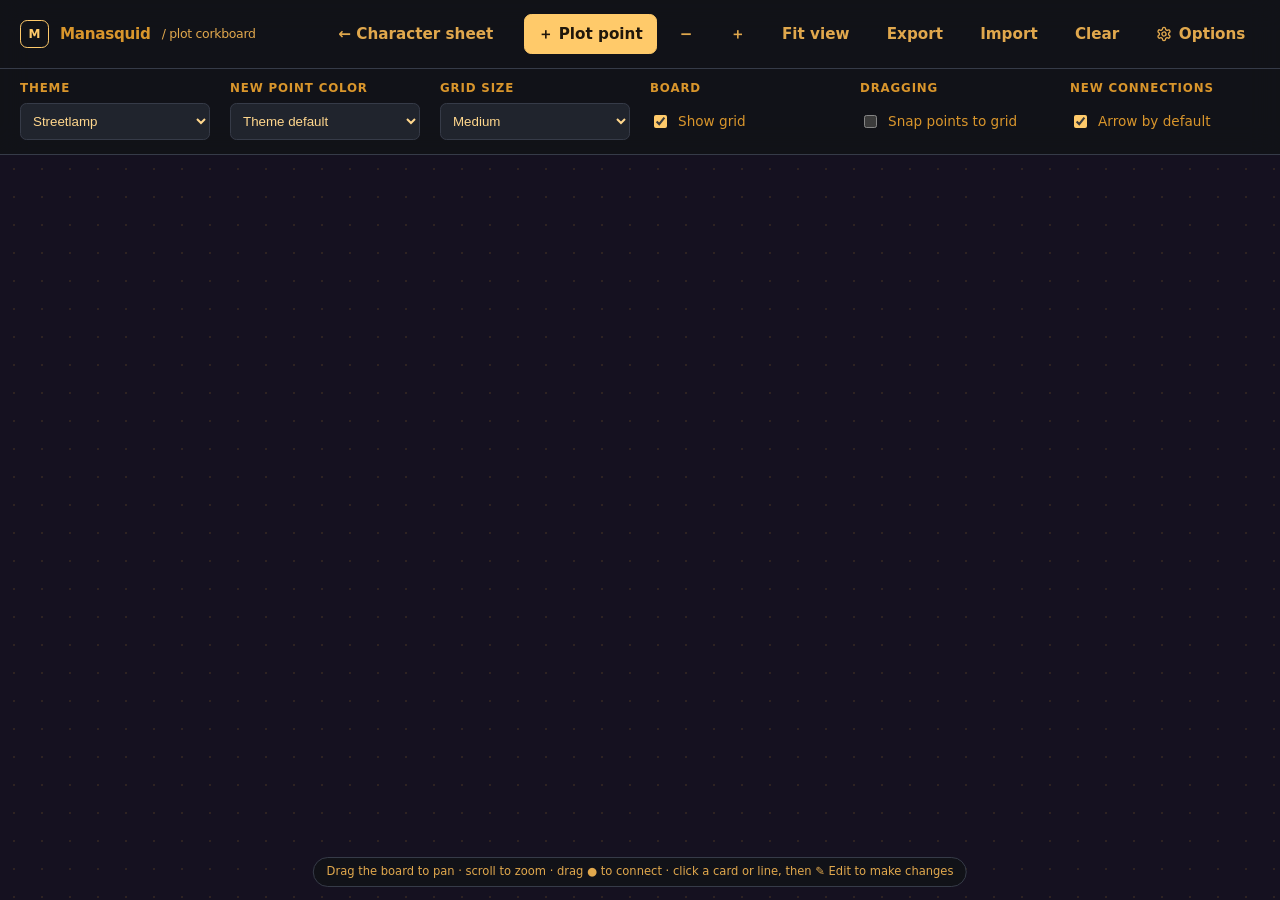
<file: corkboard.html>
<!doctype html>
<html lang="en">
<head>
  <meta charset="utf-8">
  <meta name="viewport" content="width=device-width, initial-scale=1, viewport-fit=cover">
  <meta name="description" content="An Outer Wilds-style plot corkboard: drag plot points, connect them, and edit everything.">
  <meta name="theme-color" content="#0d1822">
  <link rel="manifest" href="manifest.webmanifest">
  <title>Plot Corkboard · Manasquid</title>
  <style>
    :root {
      color-scheme: dark;
      --bg: #111318;
      --surface: #1a1d24;
      --surface-raised: #232731;
      --surface-soft: #20242d;
      --line: #363b48;
      --line-strong: #4b5363;
      --text: #d9962c;
      --muted: #e1a84d;
      --accent: #ffca6a;
      --accent-soft: #2d281e;
      --field-text: #ffd78d;
      --field-placeholder: #77808e;
      --button-strong-text: #20170b;
      --button-strong-hover: #e9c982;
      --topbar-bg: rgba(17, 19, 24, .94);
      --success: #93c99b;
      --danger: #e68d8d;
      --shadow: 0 16px 45px rgba(0, 0, 0, .22);
      --link-color: #6b7688;
      --grid-dot: rgba(217, 150, 44, .13);
    }
    /* Theme palettes (same presets as the sheet maker in maker.css) */
    body[data-theme="streetlamp"] { --bg: #151120; --surface: #1a1f2b; --surface-raised: #232731; --surface-soft: #20242d; --line: #363b48; --line-strong: #4b5363; --text: #d9962c; --muted: #e1a84d; --accent: #ffca6a; --accent-soft: #2d281e; --field-text: #ffd78d; --field-placeholder: #77808e; --button-strong-text: #20170b; --button-strong-hover: #e9c982; --topbar-bg: rgba(17, 19, 24, .94); --danger: #e6685f; }
    body[data-theme="ember"] { --bg: #1a1010; --surface: #2a1717; --surface-raised: #341d1d; --surface-soft: #291515; --line: #503333; --line-strong: #6d4d4d; --text: #ffaf77; --muted: #ffc894; --accent: #ffb15e; --accent-soft: #3d1d18; --field-text: #ffd0a5; --field-placeholder: #d4a394; --button-strong-text: #2b120f; --button-strong-hover: #ffca8b; --topbar-bg: rgba(41, 17, 17, .94); --danger: #ff9580; }
    body[data-theme="depths"] { --bg: #0d1822; --surface: #142331; --surface-raised: #1d2e3e; --surface-soft: #1a2a36; --line: #35516e; --line-strong: #5d7895; --text: #8dc4ff; --muted: #abd9ff; --accent: #62d0ff; --accent-soft: #132734; --field-text: #dff7ff; --field-placeholder: #8ea9c4; --button-strong-text: #0d1a27; --button-strong-hover: #9fe0ff; --topbar-bg: rgba(13, 24, 34, .94); --danger: #de8a9b; }
    body[data-theme="starlight"] { --bg: #05000c; --surface: #32173a; --surface-raised: #2d1138; --surface-soft: #350352; --line: #533c5d; --line-strong: #825a82; --text: #8ec9fa; --muted: #ecf19c; --accent: #260749; --accent-soft: #2d1f33; --field-text: #bef2ff; --field-placeholder: #d8f3ff; --button-strong-text: #beb78d; --button-strong-hover: #f4d8a0; --topbar-bg: rgba(18, 13, 26, .94); --danger: #d78ce0; }
    body[data-theme="monochrome"] { --bg: #0a0a0d; --surface: #17181d; --surface-raised: #20232a; --surface-soft: #12141a; --line: #3d4047; --line-strong: #636b73; --text: #f4f4f5; --muted: #dfe2e6; --accent: #f2f2f2; --accent-soft: #1d1d20; --field-text: #ffffff; --field-placeholder: #a4abb3; --button-strong-text: #0a0a0d; --button-strong-hover: #ececec; --topbar-bg: rgba(10, 10, 13, .94); --danger: #cfcfcf; }
    body[data-theme="office"] { --bg: #f2f4f7; --surface: #ffffff; --surface-raised: #eef2f8; --surface-soft: #f7f9fb; --line: #d0d8e2; --line-strong: #aebccf; --text: #1f2430; --muted: #4a5363; --accent: #1b2330; --accent-soft: #edf2f7; --field-text: #0c1320; --field-placeholder: #7d8697; --button-strong-text: #ffffff; --button-strong-hover: #3d495c; --topbar-bg: rgba(255, 255, 255, .94); --danger: #b3413c; --grid-dot: rgba(31, 36, 48, .18); }
    body[data-theme="void"] { --bg: #0a0509; --surface: #160d13; --surface-raised: #221221; --surface-soft: #140b0f; --line: #422f36; --line-strong: #674d5b; --text: #e4aaff; --muted: #a97eb6; --accent: #440055; --accent-soft: #25022c; --field-text: #f0d1f8; --field-placeholder: #8a99a5; --button-strong-text: #e9d0fd; --button-strong-hover: #edf4f9; --topbar-bg: rgba(5, 7, 10, .94); --danger: #d98cc0; }
    body[data-theme="venom"] { --bg: #071d1e; --surface: #0c2c2a; --surface-raised: #123933; --surface-soft: #0f2b2f; --line: #2b5e59; --line-strong: #4c8b7e; --text: #9ae2af; --muted: #d3f8d9; --accent: #7ef0b2; --accent-soft: #123a2f; --field-text: #c9ffd8; --field-placeholder: #8bb8a5; --button-strong-text: #0a1614; --button-strong-hover: #aaf6c5; --topbar-bg: rgba(7, 29, 30, .94); --danger: #e07a6a; }
    body[data-theme="parchment"] { --bg: #d7b88d; --surface: #e7d1a4; --surface-raised: #f0dfbe; --surface-soft: #dcc79e; --line: #b58263; --line-strong: #8d4d43; --text: #5c2b2d; --muted: #7b3c39; --accent: #7a3a33; --accent-soft: #ead3b5; --field-text: #5c1d1f; --field-placeholder: #8d6b5d; --button-strong-text: #f8ead1; --button-strong-hover: #c36a59; --topbar-bg: rgba(215, 184, 141, .94); --danger: #a3402f; --grid-dot: rgba(92, 43, 45, .16); }
    body[data-theme="radiation"] { --bg: #040a08; --surface: #0d1b12; --surface-raised: #4b4713; --surface-soft: #6e7420; --line: #4d7035; --line-strong: #5d8d5d; --text: #f4ff5e; --muted: #effc3f; --accent: #d9ff51; --accent-soft: #1a2617; --field-text: #f5dc6d; --field-placeholder: #c1ce9e; --button-strong-text: #0d120f; --button-strong-hover: #e7f57d; --topbar-bg: rgba(4, 10, 8, .94); --danger: #e0796b; }
    body[data-theme="neontech"] { --bg: #02050a; --surface: #0f1220; --surface-raised: #171d2f; --surface-soft: #0c1320; --line: #3d4f7a; --line-strong: #5f7add; --text: #41e5ff; --muted: #ff7ae8; --accent: #c56bff; --accent-soft: #120d1d; --field-text: #dff9ff; --field-placeholder: #7fa4e8; --button-strong-text: #040914; --button-strong-hover: #69f0ff; --topbar-bg: rgba(2, 5, 10, .94); --danger: #ff5c7a; }
    body[data-theme="sunset"] { --bg: #2b1b3d; --surface: #3a2450; --surface-raised: #4a2d63; --surface-soft: #33204a; --line: #6b4a8c; --line-strong: #8f68b5; --text: #ffd9b8; --muted: #ffe9d6; --accent: #ff7e5f; --accent-soft: #4a2440; --field-text: #ffe3c2; --field-placeholder: #b08ba8; --button-strong-text: #361634; --button-strong-hover: #ff9d6b; --topbar-bg: rgba(43, 27, 61, .94); --danger: #ff9d8a; }
    body[data-theme="moonwalk"] { --bg: #18191d; --surface: #292b31; --surface-raised: #373a43; --surface-soft: #24262c; --line: #5a5e69; --line-strong: #858a98; --text: #d7d9df; --muted: #b4b9c5; --accent: #c5cad6; --accent-soft: #34323e; --field-text: #f3ead2; --field-placeholder: #8f96a5; --button-strong-text: #18191d; --button-strong-hover: #e4e7ef; --topbar-bg: rgba(24, 25, 29, .94); --danger: #d6b0b0; }
    body[data-theme="beeswax"] { --bg: #d4a83f; --surface: #17130b; --surface-raised: #28200d; --surface-soft: #201a0c; --line: #67521e; --line-strong: #a6852e; --text: #f1d45f; --muted: #f7e6a2; --accent: #f0c83e; --accent-soft: #35280b; --field-text: #fff0b5; --field-placeholder: #b99e55; --button-strong-text: #211805; --button-strong-hover: #ffe36a; --topbar-bg: rgba(212, 168, 63, .94); --danger: #a3402f; --grid-dot: rgba(23, 19, 11, .2); }
    body[data-theme="rosethorn"] { --bg: #080e0b; --surface: #111d15; --surface-raised: #0a130d; --surface-soft: #0c1d14; --line: #285238; --line-strong: #3d754d; --text: #ff2626; --muted: #a00505; --accent: #ff1830; --accent-soft: #800017; --field-text: #ff6b70; --field-placeholder: #8d9f88; --button-strong-text: #fff1dc; --button-strong-hover: #ff5261; --topbar-bg: rgba(7, 20, 14, .94); --danger: #ff5f6d; }
    body[data-theme="teapot"] { --bg: #d9e0df; --surface: #fffdf5; --surface-raised: #f4f1e8; --surface-soft: #f9f7ef; --line: #5a62d1; --line-strong: #474fbb; --text: #3f459b; --muted: #5c607e; --accent: #8f90a8; --accent-soft: #e3ecf2; --field-text: #4f616f; --field-placeholder: #99a9aa; --button-strong-text: #fffaf0; --button-strong-hover: #7d84a8; --topbar-bg: rgba(217, 224, 223, .94); --danger: #b3413c; --grid-dot: rgba(63, 69, 155, .16); }
    body[data-theme="forge"] { --bg: #100d0a; --surface: #1e1914; --surface-raised: #282119; --surface-soft: #191410; --line: #453b2e; --line-strong: #5f5140; --text: #f5b56a; --muted: #ffc97e; --accent: #ff6b1a; --accent-soft: #361d07; --field-text: #ffd9a0; --field-placeholder: #8a7a63; --button-strong-text: #241304; --button-strong-hover: #ffb964; --topbar-bg: rgba(22, 17, 12, .94); --danger: #e0554d; }
    body[data-theme="sharp"] { --bg: #08090b; --surface: #17191d; --surface-raised: #24272d; --surface-soft: #111317; --line: #4a4d54; --line-strong: #777b84; --text: #f4f4f4; --muted: #d6d6d6; --accent: #e2343f; --accent-soft: #321318; --field-text: #ffffff; --field-placeholder: #8c9098; --button-strong-text: #ffffff; --button-strong-hover: #ff5058; --topbar-bg: rgba(8, 9, 11, .94); --danger: #e68d8d; }
    * { box-sizing: border-box; }
    [hidden] { display: none !important; }
    html, body { height: 100%; }
    body {
      margin: 0;
      min-width: 320px;
      display: flex;
      flex-direction: column;
      overflow: hidden;
      overscroll-behavior: none;
      background: var(--bg);
      color: var(--text);
      font: 400 .95rem/1.5 system-ui, -apple-system, BlinkMacSystemFont, "Segoe UI", sans-serif;
    }
    button, input, textarea { font: inherit; }
    button { -webkit-tap-highlight-color: transparent; }
    input, textarea { accent-color: var(--accent); }
    h3, p { margin: 0; }

    .topbar {
      z-index: 10;
      padding-top: env(safe-area-inset-top, 0px);
      border-bottom: 1px solid var(--line);
      background: var(--topbar-bg);
      backdrop-filter: blur(14px);
    }
    .topbar-inner {
      display: flex;
      align-items: center;
      justify-content: space-between;
      gap: 1rem;
      min-height: 4.25rem;
      padding: .5rem max(1.25rem, calc((100% - 1240px) / 2));
    }
    .brand { display: flex; align-items: center; gap: .7rem; color: var(--text); font-weight: 750; letter-spacing: -.02em; text-decoration: none; }
    .brand-mark { display: grid; place-items: center; width: 1.8rem; height: 1.8rem; border: 1px solid var(--accent); border-radius: .45rem; color: var(--accent); font-size: .75rem; }
    .version { color: var(--muted); font-size: .78rem; font-weight: 500; }
    .top-actions { display: flex; align-items: center; gap: .5rem; flex-wrap: wrap; justify-content: flex-end; }
    .status { color: var(--success); font-size: .78rem; }
    .config-toggle[aria-expanded="true"] { border-color: var(--accent); background: var(--accent-soft); color: var(--accent); }
    .config-toggle .icon { width: 1rem; height: 1rem; flex: none; transition: transform .25s ease; }
    .config-toggle[aria-expanded="true"] .icon { transform: rotate(60deg); }
    .config-strip {
      border-top: 1px solid var(--line);
      padding: .7rem max(1.25rem, calc((100% - 1240px) / 2)) .85rem;
      display: grid;
      gap: .55rem;
    }
    .config-options { display: grid; grid-template-columns: repeat(auto-fit, minmax(10.5rem, 1fr)); gap: .55rem 1.25rem; align-items: end; }
    .config-option { display: grid; gap: .3rem; min-width: 0; }
    .config-option select {
      width: 100%;
      height: 2.35rem;
      padding: .3rem .5rem;
      border: 1px solid var(--line);
      border-radius: .4rem;
      outline: none;
      background: var(--surface-soft);
      color: var(--field-text);
    }
    .config-option select:focus { border-color: var(--accent); }
    .config-option .check-row { min-height: 2.35rem; }

    .button, .icon-button {
      display: inline-flex;
      align-items: center;
      justify-content: center;
      border: 1px solid var(--line-strong);
      border-radius: .45rem;
      background: var(--surface-raised);
      color: var(--text);
      cursor: pointer;
      font-weight: 650;
      text-decoration: none;
      transition: border-color .15s ease, background .15s ease;
    }
    .button { min-height: 2.45rem; padding: .5rem .85rem; gap: .4rem; }
    .icon-button { width: 2.2rem; height: 2.2rem; padding: 0; }
    .button:hover, .button:focus-visible, .icon-button:hover, .icon-button:focus-visible { border-color: var(--accent); background: var(--surface-soft); }
    .button.primary { border-color: var(--accent); background: var(--accent); color: var(--button-strong-text); }
    .button.primary:hover, .button.primary:focus-visible { background: var(--button-strong-hover); }
    .button.subtle { border-color: transparent; background: transparent; color: var(--muted); }
    .button.subtle:hover, .button.subtle:focus-visible { border-color: var(--line); color: var(--text); }
    .button.danger { border-color: var(--danger); color: var(--danger); }
    .button.danger:hover, .button.danger:focus-visible { background: rgba(230, 141, 141, .12); }

    /* ---------- Board ---------- */
    .board {
      position: relative;
      flex: 1;
      min-height: 0;
      overflow: hidden;
      touch-action: none;
      user-select: none;
      -webkit-user-select: none;
      cursor: grab;
      background-image: radial-gradient(var(--grid-dot) 1px, transparent 1.3px);
      background-size: 28px 28px;
      background-position: 0 0;
    }
    .board.no-grid { background-image: none; }
    .world { position: absolute; left: 0; top: 0; transform-origin: 0 0; }
    #link-layer { position: absolute; left: 0; top: 0; overflow: visible; pointer-events: none; }
    #links .link-hit { stroke: transparent; stroke-width: 16; fill: none; cursor: pointer; pointer-events: visibleStroke; }
    #links .link-line { stroke: var(--link-color); stroke-width: 2; fill: none; pointer-events: none; }
    #links .link.selected .link-line { stroke: var(--accent); stroke-width: 2.5; }
    #links .link-label {
      fill: var(--muted);
      font-size: 12px;
      font-family: inherit;
      text-anchor: middle;
      dominant-baseline: middle;
      paint-order: stroke;
      stroke: var(--bg);
      stroke-width: 4px;
      pointer-events: none;
    }
    #links .link.selected .link-label { fill: var(--accent); }
    #editor-link-desc { min-height: 4.5rem; }
    #cb-arrow path { fill: var(--link-color); }
    #cb-arrow-active path { fill: var(--accent); }
    #temp-link { stroke: var(--accent); stroke-width: 2; stroke-dasharray: 6 6; fill: none; pointer-events: none; }

    .node {
      position: absolute;
      width: 13rem;
      padding: .7rem .8rem .8rem;
      border: 1px solid var(--line);
      border-left: 3px solid var(--node-accent, var(--line-strong));
      border-radius: .6rem;
      background: var(--surface);
      box-shadow: var(--shadow);
      cursor: grab;
    }
    .node:active { cursor: grabbing; }
    .node-title { margin: 0 0 .3rem; color: var(--text); font-size: .95rem; letter-spacing: -.02em; overflow-wrap: anywhere; }
    .node-desc {
      margin: 0;
      color: var(--muted);
      font-size: .82rem;
      line-height: 1.45;
      overflow-wrap: anywhere;
      display: -webkit-box;
      -webkit-box-orient: vertical;
      -webkit-line-clamp: 4;
      overflow: hidden;
    }
    .node.selected { border-color: var(--accent); box-shadow: 0 0 0 2px var(--accent-soft), var(--shadow); }
    .node.link-target { border-color: var(--accent); box-shadow: 0 0 0 3px var(--accent); }
    .node.color-amber { --node-accent: #ffca6a; }
    .node.color-cyan { --node-accent: #69d9ff; }
    .node.color-green { --node-accent: #93c99b; }
    .node.color-rose { --node-accent: #ff8da1; }
    .node.color-purple { --node-accent: #b98dff; }
    .node.color-slate { --node-accent: #aab4c5; }
    .node.key {
      width: 15rem;
      border-width: 2px;
      border-color: var(--accent);
      box-shadow: 0 0 0 3px var(--accent-soft), var(--shadow);
    }
    .node.key .node-title { color: var(--accent); font-size: 1rem; }
    .node.key .node-desc { -webkit-line-clamp: 6; line-clamp: 6; }
    .node-key-star {
      position: absolute;
      top: -.7rem;
      left: -.7rem;
      display: grid;
      place-items: center;
      width: 1.6rem;
      height: 1.6rem;
      border: 1px solid var(--accent);
      border-radius: 50%;
      background: var(--accent);
      color: var(--button-strong-text);
      font-size: .8rem;
      line-height: 1;
    }
    .node-link-handle {
      position: absolute;
      top: -.7rem;
      right: -.7rem;
      width: 1.6rem;
      height: 1.6rem;
      padding: 0;
      border: 1px solid var(--line-strong);
      border-radius: 50%;
      background: var(--surface-raised);
      color: var(--muted);
      font-size: .55rem;
      line-height: 1;
      cursor: crosshair;
    }
    .node-link-handle:hover { border-color: var(--accent); color: var(--accent); }

    .board-hint {
      position: absolute;
      left: 50%;
      bottom: .8rem;
      transform: translateX(-50%);
      width: max-content;
      max-width: calc(100% - 2rem);
      padding: .35rem .8rem;
      border: 1px solid var(--line);
      border-radius: 2rem;
      background: var(--topbar-bg);
      color: var(--muted);
      font-size: .72rem;
      text-align: center;
      pointer-events: none;
    }

    /* ---------- Editors ---------- */
    .editor {
      position: fixed;
      z-index: 12;
      top: calc(env(safe-area-inset-top, 0px) + 5rem);
      right: max(1.25rem, calc((100% - 1240px) / 2));
      width: min(21rem, calc(100% - 2.5rem));
      max-height: calc(100% - 7rem);
      overflow: auto;
      display: grid;
      gap: .65rem;
      padding: 1rem;
      border: 1px solid var(--line);
      border-radius: .75rem;
      background: var(--surface);
      box-shadow: var(--shadow);
    }
    .editor-head { display: flex; align-items: center; justify-content: space-between; gap: .8rem; }
    .editor-title { color: var(--text); font-size: .74rem; font-weight: 750; letter-spacing: .07em; text-transform: uppercase; }
    .editor-head-actions { display: flex; align-items: center; gap: .4rem; }
    .edit-toggle { min-height: 2rem; padding: .3rem .6rem; font-size: .78rem; }
    .edit-toggle[aria-pressed="true"] { border-color: var(--accent); background: var(--accent-soft); color: var(--accent); }
    .editor.read-only .editor-field, .editor.read-only .color-chips, .editor.read-only .check-row, .editor.read-only .editor-row { opacity: .68; }
    .button:disabled, .icon-button:disabled { opacity: .5; cursor: default; }
    .editor-field { display: grid; gap: .35rem; }
    .field-label { color: var(--text); font-size: .74rem; font-weight: 750; letter-spacing: .07em; text-transform: uppercase; }
    input, textarea {
      width: 100%;
      border: 1px solid var(--line);
      border-radius: .4rem;
      outline: none;
      background: var(--surface-soft);
      color: var(--field-text);
    }
    input { height: 2.55rem; padding: .45rem .65rem; }
    textarea { min-height: 7.5rem; padding: .6rem .65rem; resize: vertical; }
    input:focus, textarea:focus { border-color: var(--accent); box-shadow: 0 0 0 3px rgba(216, 174, 98, .14); }
    input::placeholder, textarea::placeholder { color: var(--field-placeholder); }
    .color-chips { display: flex; gap: .45rem; flex-wrap: wrap; }
    .chip {
      width: 1.8rem;
      height: 1.8rem;
      padding: 0;
      border: 2px solid var(--line);
      border-radius: 50%;
      background: var(--surface-raised);
      cursor: pointer;
    }
    .chip:hover { border-color: var(--line-strong); }
    .chip.chip-amber { background: #ffca6a; }
    .chip.chip-cyan { background: #69d9ff; }
    .chip.chip-green { background: #93c99b; }
    .chip.chip-rose { background: #ff8da1; }
    .chip.chip-purple { background: #b98dff; }
    .chip.chip-slate { background: #aab4c5; }
    .chip.active { border-color: var(--accent); box-shadow: 0 0 0 2px var(--accent-soft); }
    .check-row { display: flex; align-items: center; gap: .5rem; color: var(--text); font-size: .85rem; }
    .check-row input { width: auto; height: auto; }
    .link-endpoints { color: var(--muted); font-size: .82rem; overflow-wrap: anywhere; }
    .editor-row { display: flex; gap: .6rem; }
    .editor-row .button { flex: 1; }
    .icon-button:hover { border-color: var(--accent); color: var(--accent); background: var(--surface-soft); }

    @media (max-width: 640px) {
      .editor {
        top: auto;
        bottom: max(1rem, env(safe-area-inset-bottom, 0px));
        left: 1rem;
        right: 1rem;
        width: auto;
        max-height: 58%;
      }
      .topbar-inner { flex-wrap: wrap; gap: .35rem; padding: .45rem .8rem; min-height: 0; }
      .top-actions { gap: .35rem; }
      .top-actions .button { min-height: 2.1rem; padding: .3rem .55rem; font-size: .78rem; }
      .version { display: none; }
      .config-strip { padding: .55rem .8rem .65rem; gap: .45rem; }
      .config-options { grid-template-columns: repeat(2, minmax(0, 1fr)); gap: .5rem .8rem; }
      .config-option .check-row { min-height: 2rem; }
      .board-hint { display: none; }
    }
  </style>
</head>
<body data-theme="streetlamp">
  <header class="topbar">
    <div class="topbar-inner">
      <div class="brand"><span class="brand-mark" aria-hidden="true">M</span> Manasquid <span class="version">/ plot corkboard</span></div>
      <div class="top-actions">
        <a class="button subtle" href="./index.html">← Character sheet</a>
        <span class="status" id="board-status" role="status"></span>
        <button class="button primary" id="add-node" type="button">＋ Plot point</button>
        <button class="button subtle" id="zoom-out" type="button" aria-label="Zoom out">−</button>
        <button class="button subtle" id="zoom-in" type="button" aria-label="Zoom in">＋</button>
        <button class="button subtle" id="fit-view" type="button">Fit view</button>
        <button class="button subtle" id="export-board" type="button">Export</button>
        <button class="button subtle" id="import-board" type="button">Import</button>
        <input type="file" id="import-file" accept=".json,application/json" hidden>
        <button class="button subtle" id="clear-board" type="button">Clear</button>
        <button class="button subtle config-toggle" id="config-toggle" type="button" aria-expanded="true" aria-controls="config-strip">
          <svg class="icon" viewBox="0 0 24 24" fill="none" stroke="currentColor" stroke-width="2" stroke-linecap="round" stroke-linejoin="round" aria-hidden="true">
            <path d="M12.22 2h-.44a2 2 0 0 0-2 2v.18a2 2 0 0 1-1 1.73l-.43.25a2 2 0 0 1-2 0l-.15-.08a2 2 0 0 0-2.73.73l-.22.38a2 2 0 0 0 .73 2.73l.15.1a2 2 0 0 1 1 1.72v.51a2 2 0 0 1-1 1.74l-.15.09a2 2 0 0 0-.73 2.73l.22.38a2 2 0 0 0 2.73.73l.15-.08a2 2 0 0 1 2 0l.43.25a2 2 0 0 1 1 1.73V20a2 2 0 0 0 2 2h.44a2 2 0 0 0 2-2v-.18a2 2 0 0 1 1-1.73l.43-.25a2 2 0 0 1 2 0l.15.08a2 2 0 0 0 2.73-.73l.22-.39a2 2 0 0 0-.73-2.73l-.15-.08a2 2 0 0 1-1-1.74v-.5a2 2 0 0 1 1-1.74l.15-.09a2 2 0 0 0 .73-2.73l-.22-.38a2 2 0 0 0-2.73-.73l-.15.08a2 2 0 0 1-2 0l-.43-.25a2 2 0 0 1-1-1.73V4a2 2 0 0 0-2-2z"></path>
            <circle cx="12" cy="12" r="3"></circle>
          </svg>Options
        </button>
      </div>
    </div>
    <div class="config-strip" id="config-strip">
      <div class="config-options">
        <label class="config-option"><span class="field-label">Theme</span>
          <select id="config-theme">
            <option value="office">Office</option>
            <option value="streetlamp" selected>Streetlamp</option>
            <option value="ember">Ember</option>
            <option value="depths">Depths</option>
            <option value="starlight">Starlight</option>
            <option value="monochrome">Monochrome</option>
            <option value="void">Void</option>
            <option value="venom">Venom</option>
            <option value="parchment">Parchment</option>
            <option value="radiation">Radiation</option>
            <option value="neontech">Neontech</option>
            <option value="sunset">Sunset</option>
            <option value="moonwalk">Moonwalk</option>
            <option value="beeswax">Beeswax</option>
            <option value="rosethorn">Rosethorn</option>
            <option value="teapot">Teapot</option>
            <option value="forge">Forge</option>
            <option value="sharp">Sharp</option>
          </select>
        </label>
        <label class="config-option"><span class="field-label">New point color</span>
          <select id="config-color">
            <option value="" selected>Theme default</option>
            <option value="amber">Amber</option>
            <option value="cyan">Cyan</option>
            <option value="green">Green</option>
            <option value="rose">Rose</option>
            <option value="purple">Purple</option>
            <option value="slate">Slate</option>
          </select>
        </label>
        <label class="config-option"><span class="field-label">Grid size</span>
          <select id="config-grid-size">
            <option value="20">Small</option>
            <option value="28" selected>Medium</option>
            <option value="44">Large</option>
          </select>
        </label>
        <div class="config-option"><span class="field-label">Board</span>
          <label class="check-row"><input id="config-grid" type="checkbox" checked> Show grid</label>
        </div>
        <div class="config-option"><span class="field-label">Dragging</span>
          <label class="check-row"><input id="config-snap" type="checkbox"> Snap points to grid</label>
        </div>
        <div class="config-option"><span class="field-label">New connections</span>
          <label class="check-row"><input id="config-arrow" type="checkbox" checked> Arrow by default</label>
        </div>
      </div>
    </div>
  </header>

  <div class="board" id="board">
    <div class="world" id="world">
      <svg id="link-layer" aria-hidden="true">
        <defs>
          <marker id="cb-arrow" viewBox="0 0 10 10" refX="8.5" refY="5" markerWidth="7" markerHeight="7" orient="auto-start-reverse"><path d="M0,0 L10,5 L0,10 z"></path></marker>
          <marker id="cb-arrow-active" viewBox="0 0 10 10" refX="8.5" refY="5" markerWidth="7" markerHeight="7" orient="auto-start-reverse"><path d="M0,0 L10,5 L0,10 z"></path></marker>
        </defs>
        <g id="links"></g>
        <line id="temp-link" hidden></line>
      </svg>
      <div id="nodes"></div>
    </div>
    <div class="board-hint">Drag the board to pan · scroll to zoom · drag ● to connect · click a card or line, then ✎ Edit to make changes</div>
  </div>

  <aside class="editor" id="node-editor" hidden>
    <div class="editor-head">
      <span class="editor-title">Plot point</span>
      <div class="editor-head-actions">
        <button class="button subtle edit-toggle" id="node-edit-toggle" type="button" aria-pressed="false">✎ Edit</button>
        <button class="icon-button" id="node-editor-close" type="button" aria-label="Close editor">×</button>
      </div>
    </div>
    <label class="editor-field"><span class="field-label">Title</span><input id="editor-node-title" maxlength="80" placeholder="Plot point title"></label>
    <label class="editor-field"><span class="field-label">Description</span><textarea id="editor-node-desc" placeholder="What happens here? Who's involved?"></textarea></label>
    <div class="editor-field"><span class="field-label">Color</span><div class="color-chips" id="editor-node-colors"></div></div>
    <div class="editor-field"><span class="field-label">Importance</span><label class="check-row"><input id="editor-node-key" type="checkbox"> Key point ★</label></div>
    <button class="button danger" id="editor-node-delete" type="button">Delete plot point</button>
  </aside>

  <aside class="editor" id="link-editor" hidden>
    <div class="editor-head">
      <span class="editor-title">Connection</span>
      <div class="editor-head-actions">
        <button class="button subtle edit-toggle" id="link-edit-toggle" type="button" aria-pressed="false">✎ Edit</button>
        <button class="icon-button" id="link-editor-close" type="button" aria-label="Close editor">×</button>
      </div>
    </div>
    <p class="link-endpoints" id="link-endpoints"></p>
    <label class="editor-field"><span class="field-label">Label</span><input id="editor-link-label" maxlength="60" placeholder="e.g. leads to, foreshadows…"></label>
    <label class="editor-field"><span class="field-label">Description</span><textarea id="editor-link-desc" placeholder="What does this connection mean?"></textarea></label>
    <label class="check-row"><input id="editor-link-arrow" type="checkbox"> Show arrow</label>
    <div class="editor-row">
      <button class="button" id="editor-link-flip" type="button">Flip direction</button>
      <button class="button danger" id="editor-link-delete" type="button">Remove</button>
    </div>
  </aside>

  <script>
    (() => {
      "use strict";

      const STORAGE_KEY = "manasquid-plot-corkboard-v1";
      const MIN_SCALE = 0.2;
      const MAX_SCALE = 3;
      const NODE_COLORS = ["", "amber", "cyan", "green", "rose", "purple", "slate"];
      const THEMES = ["office", "streetlamp", "ember", "depths", "starlight", "monochrome", "void", "venom", "parchment", "radiation", "neontech", "sunset", "moonwalk", "beeswax", "rosethorn", "teapot", "forge", "sharp"];
      const GRID_SIZES = [20, 28, 44];
      const DEFAULT_CONFIG = { theme: "streetlamp", gridSize: 28, showGrid: true, snapToGrid: false, arrowDefault: true, pointColor: "", optionsOpen: true };
      const SVG_NS = "http://www.w3.org/2000/svg";

      const board = document.getElementById("board");
      const world = document.getElementById("world");
      const linkLayer = document.getElementById("link-layer");
      const linksGroup = document.getElementById("links");
      const tempLink = document.getElementById("temp-link");
      const nodesHost = document.getElementById("nodes");
      const statusEl = document.getElementById("board-status");
      const nodeEditor = document.getElementById("node-editor");
      const linkEditor = document.getElementById("link-editor");

      const editorNodeTitle = document.getElementById("editor-node-title");
      const editorNodeDesc = document.getElementById("editor-node-desc");
      const editorNodeColors = document.getElementById("editor-node-colors");
      const editorNodeKey = document.getElementById("editor-node-key");
      const editorNodeDelete = document.getElementById("editor-node-delete");
      const editorLinkEndpoints = document.getElementById("link-endpoints");
      const editorLinkLabel = document.getElementById("editor-link-label");
      const editorLinkDesc = document.getElementById("editor-link-desc");
      const editorLinkArrow = document.getElementById("editor-link-arrow");
      const nodeEditToggle = document.getElementById("node-edit-toggle");
      const linkEditToggle = document.getElementById("link-edit-toggle");

      let editorEditable = false;
      function setEditorEditable(enabled) {
        editorEditable = enabled;
        nodeEditor.classList.toggle("read-only", !enabled);
        linkEditor.classList.toggle("read-only", !enabled);
        editorNodeTitle.readOnly = !enabled;
        editorNodeDesc.readOnly = !enabled;
        editorNodeDelete.disabled = !enabled;
        editorNodeKey.disabled = !enabled;
        [...editorNodeColors.querySelectorAll(".chip")].forEach((chip) => { chip.disabled = !enabled; });
        editorLinkLabel.readOnly = !enabled;
        editorLinkDesc.readOnly = !enabled;
        editorLinkArrow.disabled = !enabled;
        document.getElementById("editor-link-flip").disabled = !enabled;
        document.getElementById("editor-link-delete").disabled = !enabled;
        nodeEditToggle.setAttribute("aria-pressed", String(enabled));
        linkEditToggle.setAttribute("aria-pressed", String(enabled));
        nodeEditToggle.textContent = enabled ? "✓ Done" : "✎ Edit";
        linkEditToggle.textContent = enabled ? "✓ Done" : "✎ Edit";
      }

      let state = { nodes: [], links: [] };
      let view = { x: 0, y: 0, scale: 1 };
      let config = { ...DEFAULT_CONFIG };
      let selection = null;
      let drag = null;
      let pinch = null;
      let linkRaf = 0;
      const nodeEls = new Map();
      const pointers = new Map();

      const clamp = (v, lo, hi) => Math.min(hi, Math.max(lo, v));
      const toNum = (v) => { const n = Number(v); return Number.isFinite(n) ? n : 0; };
      const uid = () => (window.crypto && crypto.randomUUID ? crypto.randomUUID() : "id-" + Date.now().toString(36) + "-" + Math.random().toString(36).slice(2));
      const byId = (id) => state.nodes.find((n) => n.id === id);
      const linkById = (id) => state.links.find((l) => l.id === id);
      const boardRect = () => board.getBoundingClientRect();

      function setStatus(msg) { statusEl.textContent = msg; }
      function debounce(fn, ms) {
        let t = 0;
        return (...args) => { clearTimeout(t); t = setTimeout(() => fn(...args), ms); };
      }
      function writeSave() {
        try {
          localStorage.setItem(STORAGE_KEY, JSON.stringify({ nodes: state.nodes, links: state.links, view, config }));
          setStatus("Saved");
        } catch { setStatus("Save failed — browser storage unavailable"); }
      }
      const save = debounce(writeSave, 400);
      window.addEventListener("pagehide", writeSave);

      /* ---------- Load / seed ---------- */
      function loadState() {
        let raw = null;
        try { raw = localStorage.getItem(STORAGE_KEY); } catch { /* storage blocked */ }
        if (!raw) return false;
        try {
          const parsed = JSON.parse(raw);
          state = {
            nodes: (Array.isArray(parsed.nodes) ? parsed.nodes : []).filter((n) => n && typeof n === "object").map((n) => ({
              id: typeof n.id === "string" && n.id ? n.id : uid(),
              title: typeof n.title === "string" ? n.title : "",
              desc: typeof n.desc === "string" ? n.desc : "",
              x: toNum(n.x),
              y: toNum(n.y),
              color: NODE_COLORS.includes(n.color) ? n.color : "",
              key: n.key === true
            })),
            links: (Array.isArray(parsed.links) ? parsed.links : []).filter((l) => l && typeof l === "object" && typeof l.from === "string" && typeof l.to === "string").map((l) => ({
              id: typeof l.id === "string" && l.id ? l.id : uid(),
              from: l.from,
              to: l.to,
              label: typeof l.label === "string" ? l.label : "",
              description: typeof l.description === "string" ? l.description : "",
              arrow: Boolean(l.arrow)
            }))
          };
          if (parsed.config && typeof parsed.config === "object") loadConfig(parsed.config);
          if (parsed.view && [parsed.view.x, parsed.view.y, parsed.view.scale].every(Number.isFinite) && parsed.view.scale > 0) {
            view = { x: parsed.view.x, y: parsed.view.y, scale: clamp(parsed.view.scale, MIN_SCALE, MAX_SCALE) };
            return true;
          }
          return true;
        } catch {
          return false;
        }
      }

      function loadConfig(saved) {
        config = {
          theme: THEMES.includes(saved.theme) ? saved.theme : DEFAULT_CONFIG.theme,
          gridSize: GRID_SIZES.includes(Number(saved.gridSize)) ? Number(saved.gridSize) : DEFAULT_CONFIG.gridSize,
          showGrid: saved.showGrid !== false,
          snapToGrid: saved.snapToGrid === true,
          arrowDefault: saved.arrowDefault !== false,
          pointColor: NODE_COLORS.includes(saved.pointColor) ? saved.pointColor : DEFAULT_CONFIG.pointColor,
          optionsOpen: saved.optionsOpen !== false
        };
      }

      function applyConfig() {
        document.body.dataset.theme = config.theme;
        document.getElementById("config-theme").value = config.theme;
        document.getElementById("config-color").value = config.pointColor;
        document.getElementById("config-grid-size").value = String(config.gridSize);
        document.getElementById("config-grid").checked = config.showGrid;
        document.getElementById("config-snap").checked = config.snapToGrid;
        document.getElementById("config-arrow").checked = config.arrowDefault;
        document.getElementById("config-strip").hidden = !config.optionsOpen;
        document.getElementById("config-toggle").setAttribute("aria-expanded", String(config.optionsOpen));
        board.classList.toggle("no-grid", !config.showGrid);
        applyView();
      }

      /* ---------- Rendering ---------- */
      function render() {
        renderNodes();
        renderLinks();
      }

      function renderNodes() {
        nodesHost.replaceChildren();
        nodeEls.clear();
        for (const n of state.nodes) {
          const el = buildNodeEl(n);
          el.style.left = n.x + "px";
          el.style.top = n.y + "px";
          nodeEls.set(n.id, el);
          nodesHost.appendChild(el);
        }
        renderSelection();
      }

      function buildNodeEl(n) {
        const el = document.createElement("article");
        el.className = "node" + (n.color ? " color-" + n.color : "") + (n.key ? " key" : "");
        el.dataset.id = n.id;
        if (n.key) {
          const star = document.createElement("span");
          star.className = "node-key-star";
          star.setAttribute("aria-hidden", "true");
          star.textContent = "★";
          el.appendChild(star);
        }
        const handle = document.createElement("button");
        handle.type = "button";
        handle.className = "node-link-handle";
        handle.title = "Drag onto another card to connect";
        handle.setAttribute("aria-label", "Connect from " + (n.title || "untitled plot point"));
        handle.textContent = "●";
        const title = document.createElement("h3");
        title.className = "node-title";
        const desc = document.createElement("p");
        desc.className = "node-desc";
        title.textContent = n.title || "Untitled plot point";
        desc.textContent = n.desc || "";
        el.append(handle, title, desc);
        return el;
      }

      function refreshNodeEl(n) {
        const el = nodeEls.get(n.id);
        if (!el) return;
        el.querySelector(".node-title").textContent = n.title || "Untitled plot point";
        el.querySelector(".node-desc").textContent = n.desc || "";
        el.classList.toggle("key", Boolean(n.key));
        let star = el.querySelector(".node-key-star");
        if (n.key && !star) {
          star = document.createElement("span");
          star.className = "node-key-star";
          star.setAttribute("aria-hidden", "true");
          star.textContent = "★";
          el.appendChild(star);
        } else if (!n.key && star) star.remove();
        for (const c of NODE_COLORS) if (c) el.classList.remove("color-" + c);
        if (n.color) el.classList.add("color-" + n.color);
        queueLinks();
      }

      function nodeRect(n) {
        const el = nodeEls.get(n.id);
        return { x: n.x, y: n.y, w: el ? el.offsetWidth : 210, h: el ? el.offsetHeight : 90 };
      }

      // Point on rect border along the line from its center toward (tx, ty).
      function borderPoint(rect, tx, ty, pad) {
        const cx = rect.x + rect.w / 2;
        const cy = rect.y + rect.h / 2;
        const dx = tx - cx;
        const dy = ty - cy;
        const halfW = rect.w / 2 + pad;
        const halfH = rect.h / 2 + pad;
        let t = Infinity;
        if (dx !== 0) t = Math.min(t, halfW / Math.abs(dx));
        if (dy !== 0) t = Math.min(t, halfH / Math.abs(dy));
        if (!Number.isFinite(t)) t = 1;
        return { x: cx + dx * t, y: cy + dy * t };
      }

      function renderLinks() {
        linkRaf = 0;
        linksGroup.replaceChildren();
        const fromSel = selection && selection.type === "link" ? selection.id : null;
        const segments = [];
        for (const l of state.links) {
          const a = byId(l.from);
          const b = byId(l.to);
          if (!a || !b) continue;
          const ra = nodeRect(a);
          const rb = nodeRect(b);
          segments.push({
            link: l,
            selected: l.id === fromSel,
            start: borderPoint(ra, rb.x + rb.w / 2, rb.y + rb.h / 2, 6),
            end: borderPoint(rb, ra.x + ra.w / 2, ra.y + ra.h / 2, 6)
          });
        }
        // Size the SVG layer to the graph's bounding box so connections render
        // in every browser (a zero-size overflow-visible SVG is not painted on
        // some mobile browsers).
        const points = [];
        for (const s of segments) { points.push(s.start, s.end); }
        if (tempSegment) points.push({ x: tempSegment.x1, y: tempSegment.y1 }, { x: tempSegment.x2, y: tempSegment.y2 });
        if (!points.length) {
          linkLayer.setAttribute("width", "0");
          linkLayer.setAttribute("height", "0");
          return;
        }
        const pad = 40;
        let minX = Infinity, minY = Infinity, maxX = -Infinity, maxY = -Infinity;
        for (const p of points) {
          minX = Math.min(minX, p.x);
          minY = Math.min(minY, p.y);
          maxX = Math.max(maxX, p.x);
          maxY = Math.max(maxY, p.y);
        }
        minX -= pad; minY -= pad; maxX += pad; maxY += pad;
        linkLayer.style.left = minX + "px";
        linkLayer.style.top = minY + "px";
        linkLayer.setAttribute("width", String(maxX - minX));
        linkLayer.setAttribute("height", String(maxY - minY));
        const ox = -minX;
        const oy = -minY;
        for (const s of segments) {
          const g = document.createElementNS(SVG_NS, "g");
          g.setAttribute("class", "link" + (s.selected ? " selected" : ""));
          g.dataset.id = s.link.id;
          const hit = document.createElementNS(SVG_NS, "line");
          hit.setAttribute("class", "link-hit");
          const vis = document.createElementNS(SVG_NS, "line");
          vis.setAttribute("class", "link-line");
          if (s.link.arrow) vis.setAttribute("marker-end", "url(#cb-arrow" + (s.selected ? "-active" : "") + ")");
          for (const line of [hit, vis]) {
            line.setAttribute("x1", s.start.x + ox);
            line.setAttribute("y1", s.start.y + oy);
            line.setAttribute("x2", s.end.x + ox);
            line.setAttribute("y2", s.end.y + oy);
          }
          g.appendChild(hit);
          g.appendChild(vis);
          const label = String(s.link.label || "").trim();
          if (label) {
            const text = document.createElementNS(SVG_NS, "text");
            text.setAttribute("class", "link-label");
            text.setAttribute("x", (s.start.x + s.end.x) / 2 + ox);
            text.setAttribute("y", (s.start.y + s.end.y) / 2 + oy);
            text.textContent = label;
            g.appendChild(text);
          }
          linksGroup.appendChild(g);
        }
        if (tempSegment) {
          tempLink.setAttribute("x1", tempSegment.x1 + ox);
          tempLink.setAttribute("y1", tempSegment.y1 + oy);
          tempLink.setAttribute("x2", tempSegment.x2 + ox);
          tempLink.setAttribute("y2", tempSegment.y2 + oy);
          tempLink.removeAttribute("hidden");
        } else {
          tempLink.setAttribute("hidden", "");
        }
      }

      function queueLinks() {
        if (linkRaf) return;
        linkRaf = requestAnimationFrame(renderLinks);
      }

      function renderSelection() {
        for (const el of world.querySelectorAll(".node.selected")) el.classList.remove("selected");
        if (selection && selection.type === "node") nodeEls.get(selection.id)?.classList.add("selected");
        renderLinks();
      }

      /* ---------- View (pan / zoom) ---------- */
      function applyView() {
        world.style.transform = "translate(" + view.x + "px," + view.y + "px) scale(" + view.scale + ")";
        const gs = config.gridSize * view.scale;
        board.style.backgroundSize = gs + "px " + gs + "px";
        board.style.backgroundPosition = view.x + "px " + view.y + "px";
      }

      function zoomAt(px, py, factor) {
        const newScale = clamp(view.scale * factor, MIN_SCALE, MAX_SCALE);
        const k = newScale / view.scale;
        view.x = px - (px - view.x) * k;
        view.y = py - (py - view.y) * k;
        view.scale = newScale;
        applyView();
        save();
      }

      function fitView() {
        if (!state.nodes.length) {
          view = { x: 0, y: 0, scale: 1 };
          applyView();
          return;
        }
        let minX = Infinity, minY = Infinity, maxX = -Infinity, maxY = -Infinity;
        for (const n of state.nodes) {
          const r = nodeRect(n);
          minX = Math.min(minX, r.x);
          minY = Math.min(minY, r.y);
          maxX = Math.max(maxX, r.x + r.w);
          maxY = Math.max(maxY, r.y + r.h);
        }
        const pad = 70;
        const r = boardRect();
        view.scale = clamp(Math.min((r.width - pad * 2) / Math.max(1, maxX - minX), (r.height - pad * 2) / Math.max(1, maxY - minY)), MIN_SCALE, 1.5);
        view.x = (r.width - (minX + maxX) * view.scale) / 2;
        view.y = (r.height - (minY + maxY) * view.scale) / 2;
        applyView();
        save();
      }

      board.addEventListener("wheel", (e) => {
        e.preventDefault();
        const r = boardRect();
        zoomAt(e.clientX - r.left, e.clientY - r.top, Math.exp(-(e.deltaY) * 0.0015));
      }, { passive: false });

      /* ---------- Pointer interactions ---------- */
      board.addEventListener("pointerdown", (e) => {
        if (e.pointerType === "mouse" && e.button !== 0) return;
        board.setPointerCapture(e.pointerId);
        pointers.set(e.pointerId, { x: e.clientX, y: e.clientY });
        if (pointers.size === 2) {
          drag = null;
          hideTempLink();
          clearTargets();
          const [p1, p2] = [...pointers.values()];
          const r = boardRect();
          pinch = {
            d0: Math.hypot(p1.x - p2.x, p1.y - p2.y) || 1,
            scale0: view.scale,
            mid0: { x: (p1.x + p2.x) / 2 - r.left, y: (p1.y + p2.y) / 2 - r.top },
            vx: view.x,
            vy: view.y
          };
          return;
        }
        if (pinch) return;
        const handle = e.target.closest(".node-link-handle");
        const nodeEl = e.target.closest(".node");
        const linkEl = e.target.closest(".link");
        const start = { startX: e.clientX, startY: e.clientY, moved: false };
        if (handle && nodeEl) drag = { mode: "connect", id: nodeEl.dataset.id, ...start };
        else if (nodeEl) {
          const n = byId(nodeEl.dataset.id);
          if (n) drag = { mode: "node", id: n.id, ox: n.x, oy: n.y, ...start };
          else drag = { mode: "pan", vx: view.x, vy: view.y, ...start };
        }
        else if (linkEl) drag = { mode: "link", id: linkEl.dataset.id, ...start };
        else drag = { mode: "pan", vx: view.x, vy: view.y, ...start };
      });

      board.addEventListener("pointermove", (e) => {
        if (!pointers.has(e.pointerId)) return;
        pointers.set(e.pointerId, { x: e.clientX, y: e.clientY });
        if (pinch && pointers.size >= 2) {
          const [p1, p2] = [...pointers.values()];
          const r = boardRect();
          const d = Math.hypot(p1.x - p2.x, p1.y - p2.y) || 1;
          const midX = (p1.x + p2.x) / 2 - r.left;
          const midY = (p1.y + p2.y) / 2 - r.top;
          const ns = clamp(pinch.scale0 * d / pinch.d0, MIN_SCALE, MAX_SCALE);
          const k = ns / pinch.scale0;
          view.scale = ns;
          view.x = midX - (pinch.mid0.x - pinch.vx) * k;
          view.y = midY - (pinch.mid0.y - pinch.vy) * k;
          applyView();
          return;
        }
        if (!drag) return;
        const dx = e.clientX - drag.startX;
        const dy = e.clientY - drag.startY;
        if (!drag.moved && Math.hypot(dx, dy) > 4) drag.moved = true;
        if (drag.mode === "pan") {
          view.x = drag.vx + dx;
          view.y = drag.vy + dy;
          applyView();
        } else if (drag.mode === "node") {
          const n = byId(drag.id);
          const el = nodeEls.get(drag.id);
          if (!n || !el) return;
          n.x = drag.ox + dx / view.scale;
          n.y = drag.oy + dy / view.scale;
          el.style.left = n.x + "px";
          el.style.top = n.y + "px";
          queueLinks();
        } else if (drag.mode === "connect" && drag.moved) {
          updateTempLink(e);
          highlightTarget(e);
        }
      });

      function endDrag(e) {
        if (drag) {
          const d = drag;
          drag = null;
          if (d.mode === "connect") {
            hideTempLink();
            clearTargets();
            if (d.moved) {
              const nodeEl = nodeAtPoint(e.clientX, e.clientY);
              if (nodeEl && nodeEl.dataset.id !== d.id) createLink(d.id, nodeEl.dataset.id);
            }
          } else if (d.mode === "node") {
            if (d.moved) {
              if (config.snapToGrid) {
                const n = byId(d.id);
                if (n) {
                  n.x = Math.round(n.x / config.gridSize) * config.gridSize;
                  n.y = Math.round(n.y / config.gridSize) * config.gridSize;
                  const el = nodeEls.get(d.id);
                  if (el) { el.style.left = n.x + "px"; el.style.top = n.y + "px"; }
                }
              }
              save();
            } else openNodeEditor(d.id);
          } else if (d.mode === "link") {
            if (!d.moved) openLinkEditor(d.id);
          } else if (d.mode === "pan" && !d.moved) {
            closeEditors();
            selection = null;
            renderSelection();
          }
        }
        pointers.delete(e.pointerId);
        if (pinch && pointers.size < 2) {
          pinch = null;
          save();
        }
      }
      board.addEventListener("pointerup", endDrag);
      board.addEventListener("pointercancel", endDrag);

      /* ---------- Connect mode ---------- */
      let tempSegment = null;

      function updateTempLink(e) {
        const n = byId(drag.id);
        if (!n) return;
        const r = boardRect();
        const p = { x: (e.clientX - r.left - view.x) / view.scale, y: (e.clientY - r.top - view.y) / view.scale };
        const start = borderPoint(nodeRect(n), p.x, p.y, 8);
        tempSegment = { x1: start.x, y1: start.y, x2: p.x, y2: p.y };
        queueLinks();
      }
      function hideTempLink() {
        tempSegment = null;
        queueLinks();
      }
      function clearTargets() {
        for (const el of world.querySelectorAll(".node.link-target")) el.classList.remove("link-target");
      }
      function highlightTarget(e) {
        clearTargets();
        const nodeEl = nodeAtPoint(e.clientX, e.clientY);
        if (nodeEl && nodeEl.dataset.id !== drag.id) nodeEl.classList.add("link-target");
      }

      // Topmost node under a screen point: direct hit first, then a geometric
      // rect test so drops still land when overlays (editors) cover the card.
      function nodeAtPoint(clientX, clientY) {
        const el = document.elementFromPoint(clientX, clientY);
        const direct = el && el.closest(".node");
        if (direct) return direct;
        const r = boardRect();
        const wx = (clientX - r.left - view.x) / view.scale;
        const wy = (clientY - r.top - view.y) / view.scale;
        for (let i = state.nodes.length - 1; i >= 0; i--) {
          const rect = nodeRect(state.nodes[i]);
          if (wx >= rect.x && wx <= rect.x + rect.w && wy >= rect.y && wy <= rect.y + rect.h) return nodeEls.get(state.nodes[i].id);
        }
        return null;
      }

      function createLink(fromId, toId) {
        const dup = state.links.some((l) => (l.from === fromId && l.to === toId) || (l.from === toId && l.to === fromId));
        if (dup) { setStatus("Those points are already connected"); return; }
        state.links.push({ id: uid(), from: fromId, to: toId, label: "", arrow: config.arrowDefault });
        renderLinks();
        save();
        setStatus("Connected");
      }

      /* ---------- Node editor ---------- */
      function openNodeEditor(id) {
        const n = byId(id);
        if (!n) return;
        selection = { type: "node", id };
        nodeEditor.hidden = false;
        linkEditor.hidden = true;
        editorNodeTitle.value = n.title;
        editorNodeDesc.value = n.desc || "";
        editorNodeKey.checked = Boolean(n.key);
        renderColorChips(n.color);
        renderSelection();
        setEditorEditable(false);
        setStatus("Viewing plot point");
      }

      function renderColorChips(active) {
        editorNodeColors.replaceChildren();
        for (const color of NODE_COLORS) {
          const chip = document.createElement("button");
          chip.type = "button";
          chip.className = "chip" + (color ? " chip-" + color : "") + (color === active ? " active" : "");
          chip.title = color ? color[0].toUpperCase() + color.slice(1) : "Theme default";
          chip.setAttribute("aria-label", chip.title);
          if (!color) chip.style.borderColor = "var(--line-strong)";
          chip.addEventListener("click", () => {
            const n = selectedNode();
            if (!n) return;
            n.color = color;
            refreshNodeEl(n);
            renderColorChips(color);
            save();
          });
          editorNodeColors.appendChild(chip);
        }
      }

      const selectedNode = () => (selection && selection.type === "node" ? byId(selection.id) : null);
      const selectedLink = () => (selection && selection.type === "link" ? linkById(selection.id) : null);

      editorNodeTitle.addEventListener("input", () => {
        const n = selectedNode();
        if (!n) return;
        n.title = editorNodeTitle.value;
        refreshNodeEl(n);
        save();
      });
      editorNodeDesc.addEventListener("input", () => {
        const n = selectedNode();
        if (!n) return;
        n.desc = editorNodeDesc.value;
        refreshNodeEl(n);
        save();
      });
      editorNodeKey.addEventListener("change", () => {
        const n = selectedNode();
        if (!n) return;
        n.key = editorNodeKey.checked;
        refreshNodeEl(n);
        save();
        setStatus(n.key ? "Marked as a key point" : "Key marking removed");
      });
      editorNodeDelete.addEventListener("click", () => {
        const n = selectedNode();
        if (!n) return;
        const name = n.title || "Untitled plot point";
        if (!confirm('Delete "' + name + '" and its connections?')) return;
        state.nodes = state.nodes.filter((x) => x.id !== n.id);
        state.links = state.links.filter((l) => l.from !== n.id && l.to !== n.id);
        closeEditors();
        selection = null;
        render();
        save();
        setStatus("Plot point deleted");
      });
      document.getElementById("node-editor-close").addEventListener("click", () => {
        closeEditors();
        selection = null;
        renderSelection();
      });

      /* ---------- Link editor ---------- */
      function openLinkEditor(id) {
        const l = linkById(id);
        if (!l) return;
        const a = byId(l.from);
        const b = byId(l.to);
        if (!a || !b) return;
        selection = { type: "link", id };
        linkEditor.hidden = false;
        nodeEditor.hidden = true;
        editorLinkEndpoints.textContent = (a.title || "Untitled") + "  →  " + (b.title || "Untitled");
        editorLinkLabel.value = l.label || "";
        editorLinkDesc.value = l.description || "";
        editorLinkArrow.checked = l.arrow;
        renderSelection();
        setEditorEditable(false);
        setStatus("Viewing connection");
      }

      editorLinkLabel.addEventListener("input", () => {
        const l = selectedLink();
        if (!l) return;
        l.label = editorLinkLabel.value;
        renderLinks();
        save();
      });
      editorLinkDesc.addEventListener("input", () => {
        const l = selectedLink();
        if (!l) return;
        l.description = editorLinkDesc.value;
        renderLinks();
        save();
      });
      editorLinkArrow.addEventListener("change", () => {
        const l = selectedLink();
        if (!l) return;
        l.arrow = editorLinkArrow.checked;
        renderLinks();
        save();
      });
      document.getElementById("editor-link-flip").addEventListener("click", () => {
        const l = selectedLink();
        if (!l) return;
        const wasEditable = editorEditable;
        [l.from, l.to] = [l.to, l.from];
        openLinkEditor(l.id);
        setEditorEditable(wasEditable);
        renderLinks();
        save();
        setStatus("Direction flipped");
      });
      document.getElementById("editor-link-delete").addEventListener("click", () => {
        const l = selectedLink();
        if (!l) return;
        state.links = state.links.filter((x) => x.id !== l.id);
        closeEditors();
        selection = null;
        renderSelection();
        save();
        setStatus("Connection removed");
      });
      document.getElementById("link-editor-close").addEventListener("click", () => {
        closeEditors();
        selection = null;
        renderSelection();
      });

      nodeEditToggle.addEventListener("click", () => {
        setEditorEditable(!editorEditable);
        if (editorEditable) editorNodeTitle.focus();
        setStatus(editorEditable ? "Editing plot point" : "Viewing plot point");
      });
      linkEditToggle.addEventListener("click", () => {
        setEditorEditable(!editorEditable);
        if (editorEditable) editorLinkLabel.focus();
        setStatus(editorEditable ? "Editing connection" : "Viewing connection");
      });

      function closeEditors() {
        nodeEditor.hidden = true;
        linkEditor.hidden = true;
      }

      document.addEventListener("keydown", (e) => {
        if (e.key === "Escape" && (!nodeEditor.hidden || !linkEditor.hidden)) {
          closeEditors();
          selection = null;
          renderSelection();
        }
      });

      /* ---------- Toolbar ---------- */
      document.getElementById("add-node").addEventListener("click", () => {
        const r = boardRect();
        const cx = (r.width / 2 - view.x) / view.scale;
        const cy = (r.height / 2 - view.y) / view.scale;
        const n = {
          id: uid(),
          title: "New plot point",
          desc: "",
          x: Math.round(cx - 104 + (state.nodes.length % 5) * 26),
          y: Math.round(cy - 50 + (state.nodes.length % 5) * 24),
          color: config.pointColor,
          key: false
        };
        state.nodes.push(n);
        renderNodes();
        queueLinks();
        openNodeEditor(n.id);
        setEditorEditable(true);
        editorNodeTitle.focus();
        editorNodeTitle.select();
        save();
        setStatus("Plot point added — editing");
      });

      document.getElementById("zoom-in").addEventListener("click", () => { const r = boardRect(); zoomAt(r.width / 2, r.height / 2, 1.25); });
      document.getElementById("zoom-out").addEventListener("click", () => { const r = boardRect(); zoomAt(r.width / 2, r.height / 2, 1 / 1.25); });
      document.getElementById("fit-view").addEventListener("click", fitView);

      document.getElementById("clear-board").addEventListener("click", () => {
        if (!confirm("Clear the whole corkboard? This cannot be undone.")) return;
        state = { nodes: [], links: [] };
        selection = null;
        closeEditors();
        render();
        fitView();
        save();
        setStatus("Board cleared");
      });

      document.getElementById("export-board").addEventListener("click", () => {
        const blob = new Blob([JSON.stringify({ nodes: state.nodes, links: state.links, view, config }, null, 2)], { type: "application/json" });
        const url = URL.createObjectURL(blob);
        const a = document.createElement("a");
        a.href = url;
        a.download = "plot-corkboard.json";
        a.click();
        URL.revokeObjectURL(url);
        setStatus("Exported corkboard JSON");
      });

      const importFile = document.getElementById("import-file");
      document.getElementById("import-board").addEventListener("click", () => importFile.click());
      importFile.addEventListener("change", () => {
        const file = importFile.files && importFile.files[0];
        importFile.value = "";
        if (!file) return;
        const reader = new FileReader();
        reader.onload = () => {
          try {
            const parsed = JSON.parse(String(reader.result));
            if (!parsed || !Array.isArray(parsed.nodes)) throw new Error("bad file");
            const idMap = new Map();
            const nodes = parsed.nodes.filter((n) => n && typeof n === "object").map((n) => {
              let id = typeof n.id === "string" && n.id ? n.id : uid();
              if (state.nodes.some((x) => x.id === id) || [...idMap.values()].includes(id)) id = uid();
              if (typeof n.id === "string") idMap.set(n.id, id);
              return {
                id,
                title: typeof n.title === "string" ? n.title : "",
                desc: typeof n.desc === "string" ? n.desc : "",
                x: toNum(n.x),
                y: toNum(n.y),
                color: NODE_COLORS.includes(n.color) ? n.color : ""
              };
            });
            const links = (Array.isArray(parsed.links) ? parsed.links : [])
              .filter((l) => l && typeof l === "object" && idMap.has(l.from) && idMap.has(l.to) && idMap.get(l.from) !== idMap.get(l.to))
              .map((l) => ({ id: uid(), from: idMap.get(l.from), to: idMap.get(l.to), label: typeof l.label === "string" ? l.label : "", description: typeof l.description === "string" ? l.description : "", arrow: Boolean(l.arrow) }));
            state = { nodes, links };
            if (parsed.config && typeof parsed.config === "object") { loadConfig(parsed.config); applyConfig(); }
            selection = null;
            closeEditors();
            render();
            fitView();
            save();
            setStatus("Corkboard imported");
          } catch {
            setStatus("Import failed — not a corkboard file");
          }
        };
        reader.readAsText(file);
      });

      /* ---------- Config ---------- */
      document.getElementById("config-toggle").addEventListener("click", () => {
        config.optionsOpen = !config.optionsOpen;
        applyConfig();
        save();
      });
      document.getElementById("config-theme").addEventListener("change", (e) => {
        config.theme = e.target.value;
        applyConfig();
        save();
      });
      document.getElementById("config-color").addEventListener("change", (e) => {
        config.pointColor = e.target.value;
        save();
        setStatus(config.pointColor ? "New points will be " + config.pointColor : "New points use the theme default");
      });
      document.getElementById("config-grid-size").addEventListener("change", (e) => {
        config.gridSize = Number(e.target.value);
        applyConfig();
        save();
      });
      document.getElementById("config-grid").addEventListener("change", (e) => {
        config.showGrid = e.target.checked;
        applyConfig();
        save();
      });
      document.getElementById("config-snap").addEventListener("change", (e) => {
        config.snapToGrid = e.target.checked;
        save();
        setStatus(config.snapToGrid ? "Points snap to the grid" : "Points drag freely");
      });
      document.getElementById("config-arrow").addEventListener("change", (e) => {
        config.arrowDefault = e.target.checked;
        save();
      });

      /* ---------- Init ---------- */
      loadState();
      applyConfig();
      render();
      applyView();
      if (!state.nodes.length) fitView();
    })();
  </script>
</body>
</html>
</file>
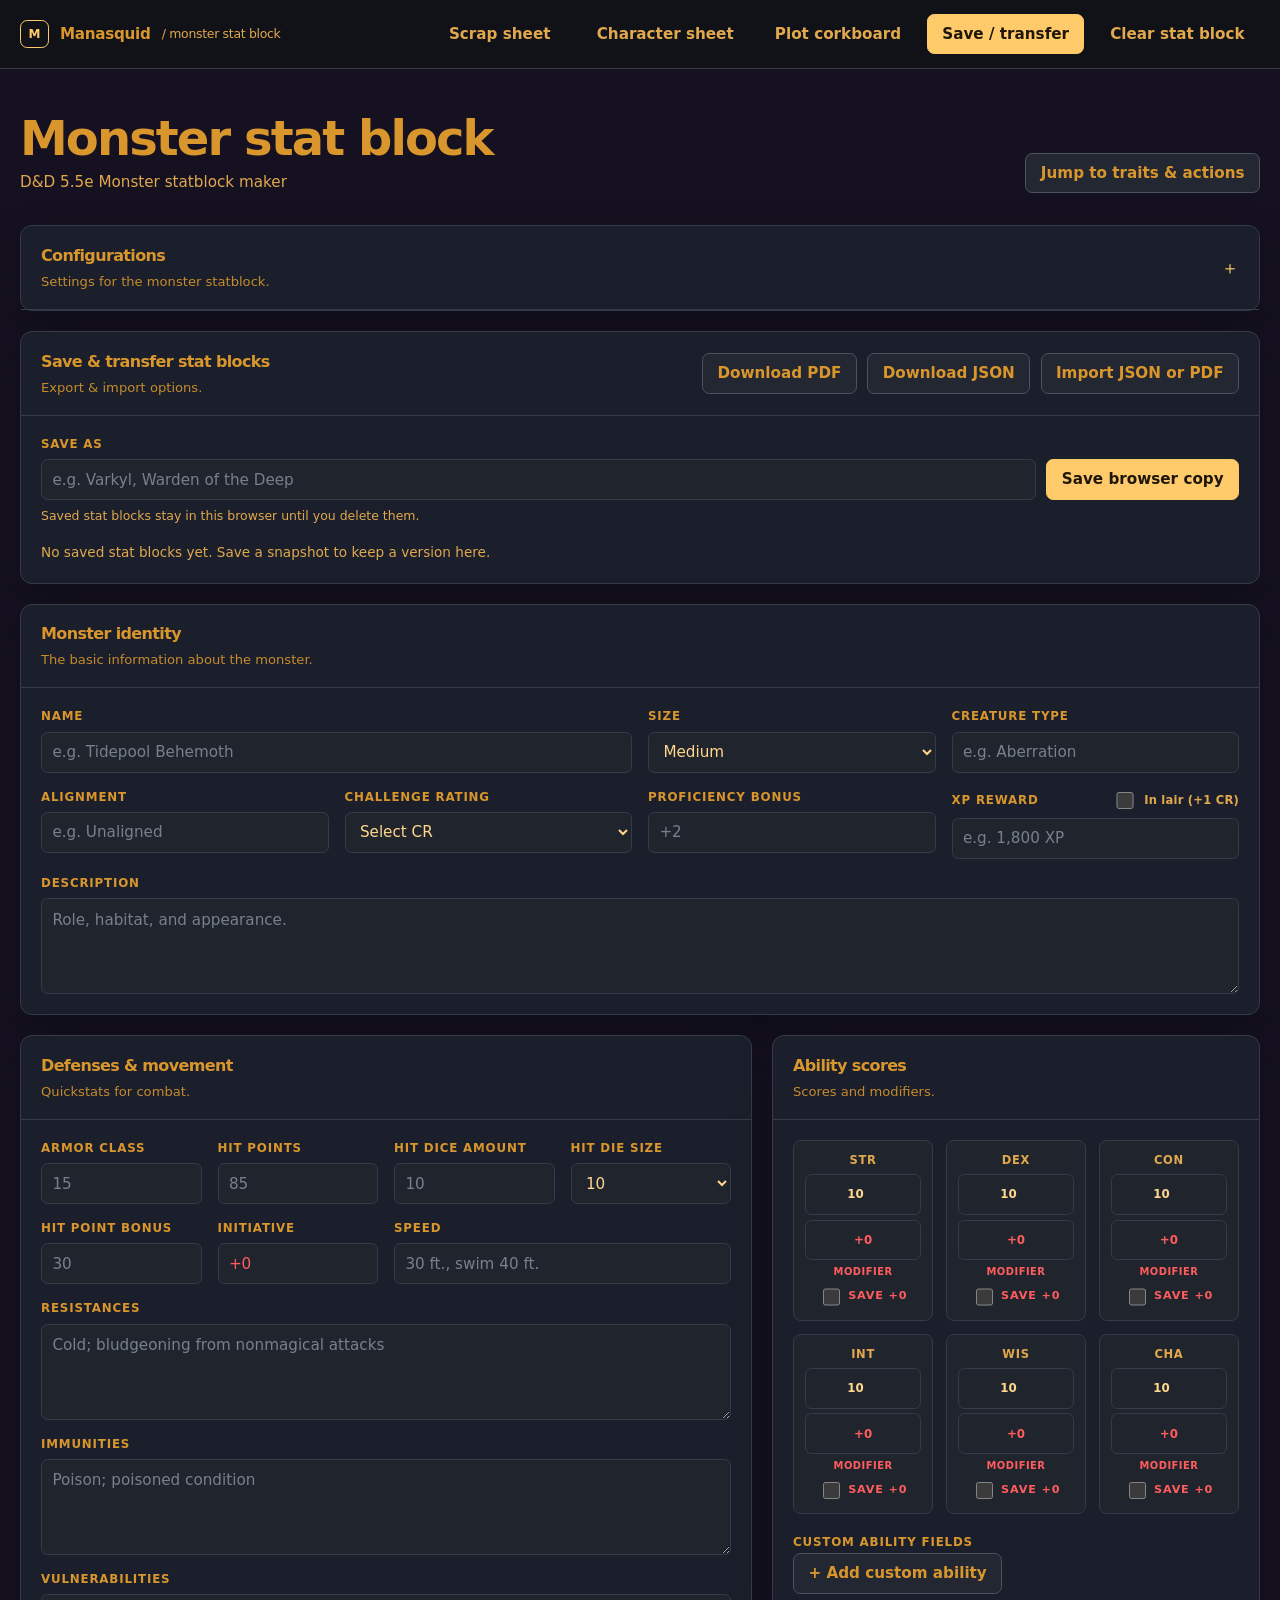
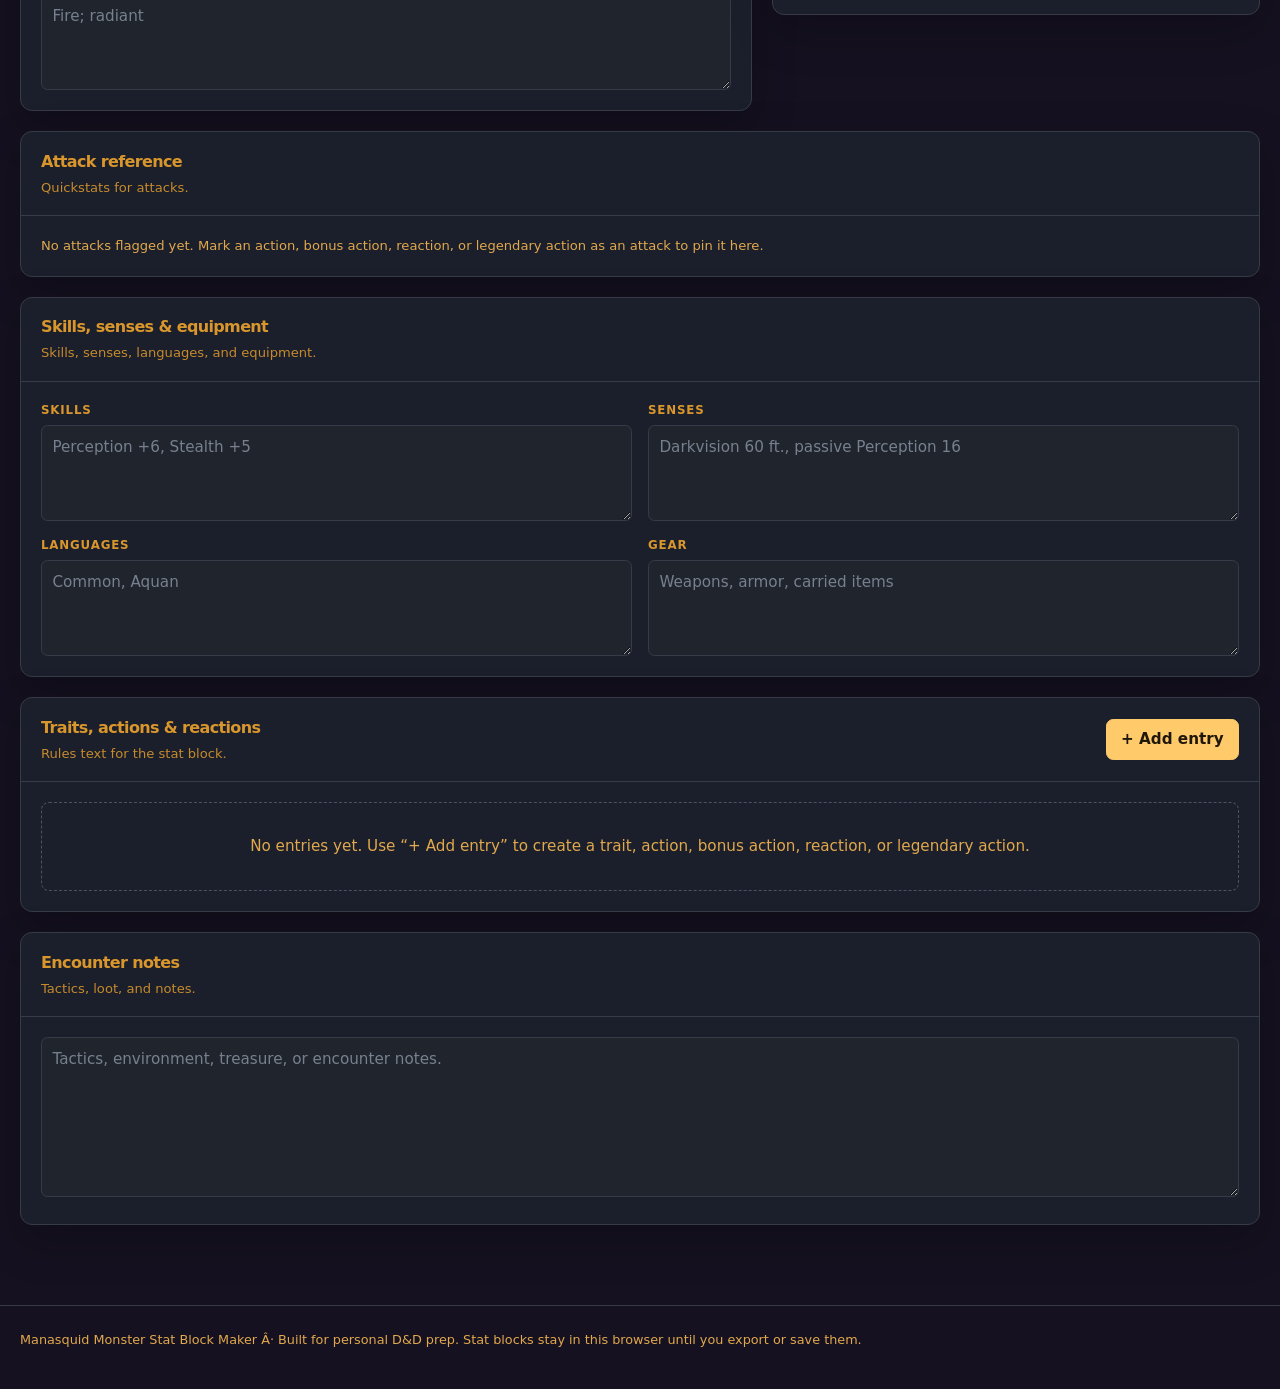
<file: monster.html>
<!doctype html>
<html lang="en">
<head>
  <meta charset="utf-8">
  <meta name="viewport" content="width=device-width, initial-scale=1, viewport-fit=cover">
  <meta name="description" content="A focused D&D 5.5e monster stat block maker by Manasquid.">
  <meta name="theme-color" content="#0d1822">
  <link rel="manifest" href="manifest.webmanifest">
  <link rel="apple-touch-icon" href="icon-192.png">
  <meta name="mobile-web-app-capable" content="yes">
  <meta name="apple-mobile-web-app-capable" content="yes">
  <meta name="apple-mobile-web-app-status-bar-style" content="black-translucent">
  <meta name="apple-mobile-web-app-title" content="Sheet Maker">
  <link rel="stylesheet" href="./maker.css">
  <title>Manasquid Monster Stat Block Maker</title>
</head>
<body data-theme="streetlamp">
  <header class="topbar">
    <div class="shell topbar-inner">
      <div class="brand"><span class="brand-mark" aria-hidden="true">M</span> Manasquid <span class="version">/ monster stat block</span></div>
      <div class="top-actions" id="maker-actions">
        <span class="status" id="save-status" role="status"></span>
        <button class="button subtle scrap-toggle" id="scrap-toggle" type="button" aria-expanded="false" aria-controls="scrap-panel">Scrap sheet</button>
        <a class="button subtle" href="./index.html">Character sheet</a>
        <a class="button subtle" href="./corkboard.html">Plot corkboard</a>
        <button class="button primary" id="save-character" type="button">Save / transfer</button>
        <button class="button subtle" id="clear-sheet" type="button">Clear stat block</button>
      </div>
    </div>
  </header>

  <aside class="scrap-panel" id="scrap-panel" hidden>
    <label class="field-label" for="scrap-notes">Scrap sheet</label>
    <textarea id="scrap-notes" placeholder="Quick notes and reminders."></textarea>
  </aside>

  <main class="shell" id="top">
    <div class="page-heading">
      <div>
        <h1>Monster stat block</h1>
        <p class="lede">D&amp;D 5.5e Monster statblock maker</p>
      </div>
      <div class="sheet-actions">
        <a class="button" href="#monster-features">Jump to traits &amp; actions</a>
      </div>
    </div>

    <details class="panel config-panel" id="configuration">
      <summary class="panel-heading"><span><h2>Configurations</h2><p id="config-description">Settings for the monster statblock.</p></span></summary>
      <div class="panel-body config-options">
        <label class="config-option monster-only"><span class="field-label">Theme preset</span><select name="monster-theme"><option value="streetlamp">Streetlamp</option><option value="ember">Ember</option><option value="depths">Depths</option><option value="starlight">Starlight</option><option value="monochrome">Monochrome</option><option value="office">Office</option><option value="void">Void</option><option value="venom">Venom</option><option value="parchment">Parchment</option><option value="radiation">Radiation</option><option value="neontech">Neontech</option><option value="sunset">Sunset</option><option value="moonwalk">Moonwalk</option><option value="beeswax">Beeswax</option><option value="rosethorn">Rosethorn</option><option value="teapot">Teapot</option><option value="forge">Forge</option><option value="sharp">Sharp</option></select></label>
        <label class="config-option monster-only"><span class="field-label">Modifier text</span><select name="monster-modifier-color"><option value="default" selected>Theme default</option><option value="red">Red</option><option value="Scarlet">Scarlet</option><option value="Orange">Orange</option><option value="Amber">Amber</option><option value="Yellow">Yellow</option><option value="Lime">Lime</option><option value="Green">Green</option><option value="Turquoise">Turquoise</option><option value="Cyan">Cyan</option><option value="Blue">Blue</option><option value="Purple">Purple</option><option value="Rose">Rose</option><option value="Maroon">Maroon</option></select></label>
      <div class="config-option monster-only"><span class="field-label">Optional sections</span><label class="config-checkbox"><input name="npc" type="checkbox"> NPC</label><label class="config-checkbox"><input name="monster-spellcaster" type="checkbox"> Spellcasting</label></div>
      </div>
    </details>

    <form class="sheet maker-panel" id="monster-sheet">
      <section class="panel monster-storage-panel" aria-labelledby="monster-storage-heading">
        <div class="panel-heading">
          <div><h2 id="monster-storage-heading">Save &amp; transfer stat blocks</h2><p>Export &amp; import options.</p></div>
          <div class="storage-tools">
            <button class="button" id="print-monster" type="button">Download PDF</button>
            <button class="button" id="export-monster" type="button">Download JSON</button>
            <button class="button" id="import-monster" type="button">Import JSON or PDF</button>
            <input class="sr-only" id="import-monster-file" type="file" accept="application/json,application/pdf,.json,.pdf">
          </div>
        </div>
        <div class="panel-body">
          <div class="storage-tools">
            <div class="field"><label for="monster-save-name">Save as</label><input id="monster-save-name" placeholder="e.g. Varkyl, Warden of the Deep"></div>
            <button class="button primary" id="save-named-monster" type="button">Save browser copy</button>
          </div>
          <p class="storage-help">Saved stat blocks stay in this browser until you delete them.</p>
          <div class="saved-list" id="monster-saved-list" aria-live="polite"></div>
        </div>
      </section>
      <section class="panel" aria-labelledby="monster-identity-heading">
        <div class="panel-heading"><div><h2 id="monster-identity-heading">Monster identity</h2><p>The basic information about the monster.</p></div></div>
        <div class="panel-body fields">
          <div class="field wide"><label for="monster-name">Name</label><input id="monster-name" name="monster-name" placeholder="e.g. Tidepool Behemoth"></div>
          <div class="field"><label for="monster-size">Size</label><select id="monster-size" name="monster-size"><option>Small</option><option selected>Medium</option><option>Large</option><option>Huge</option><option>Gargantuan</option></select></div>
          <div class="field"><label for="monster-type">Creature type</label><input id="monster-type" name="monster-type" placeholder="e.g. Aberration"></div>
          <div class="field"><label for="monster-alignment">Alignment</label><input id="monster-alignment" name="monster-alignment" placeholder="e.g. Unaligned"></div>
          <div class="field"><label for="monster-cr">Challenge rating</label><select id="monster-cr" name="monster-cr"><option value="">Select CR</option></select></div>
          <div class="field"><label for="monster-proficiency-bonus">Proficiency bonus</label><input id="monster-proficiency-bonus" name="monster-proficiency-bonus" type="text" readonly aria-readonly="true" placeholder="+2"></div>
          <div class="field"><span class="monster-xp-label-row"><label for="monster-xp-reward">XP reward</label><label class="monster-lair-toggle"><input name="monster-lair" type="checkbox"> In lair (+1 CR)</label></span><input id="monster-xp-reward" name="monster-xp-reward" readonly aria-readonly="true" placeholder="e.g. 1,800 XP"></div>
          <div class="field full"><label for="monster-description">Description</label><textarea id="monster-description" name="monster-description" placeholder="Role, habitat, and appearance."></textarea></div>
        </div>
      </section>
      <section class="panel npc-panel" id="npc-details" aria-labelledby="npc-details-heading" hidden>
        <div class="panel-heading"><div><h2 id="npc-details-heading">NPC details</h2><p>Details for a recurring NPC.</p></div></div>
        <div class="panel-body fields">
          <div class="field wide"><label for="npc-alignment">Alignment details</label><textarea id="npc-alignment" name="npc-alignment" placeholder="e.g. Lawful neutral"></textarea></div>
          <div class="field wide"><label for="npc-goals">Goals</label><textarea id="npc-goals" name="npc-goals" placeholder="What do they want?"></textarea></div>
          <div class="field wide"><label for="npc-personality">Personality</label><textarea id="npc-personality" name="npc-personality" placeholder="Mannerisms, traits, ideals, bonds, and flaws."></textarea></div>
          <div class="field wide"><label for="npc-secret">Secret</label><textarea id="npc-secret" name="npc-secret" placeholder="What are they hiding?"></textarea></div>
        </div>
      </section>
      <section class="panel" id="monster-spellcasting" aria-labelledby="monster-spellcasting-heading" hidden>
        <div class="panel-heading"><div><h2 id="monster-spellcasting-heading">Spellcasting</h2><p>At-will and per-day spell lists.</p></div></div>
        <div class="panel-body">
          <div class="monster-spellcasting-fields">
            <div class="field"><label for="monster-spellcasting-ability">Spellcasting ability</label><select id="monster-spellcasting-ability" name="monster-spellcasting-ability"><option value="" selected>Select ability</option><option>STR</option><option>DEX</option><option>CON</option><option>INT</option><option>WIS</option><option>CHA</option></select></div>
            <div class="field"><label for="monster-spell-save-dc">Spell save DC</label><input id="monster-spell-save-dc" name="monster-spell-save-dc" readonly aria-readonly="true" placeholder="15"></div>
            <div class="field wide"><label for="monster-spellcasting-notes">Other details</label><textarea id="monster-spellcasting-notes" name="monster-spellcasting-notes" placeholder="Casting trait text, components, or other specifics."></textarea></div>
          </div>
          <div class="monster-spell-groups">
            <div class="monster-spell-group">
              <h3>At will</h3>
              <div class="monster-spell-list" data-monster-atwill-list></div>
              <button class="button" id="add-monster-atwill" type="button">+ Add spell</button>
            </div>
            <div class="monster-spell-group">
              <h3># per day</h3>
              <div class="monster-per-day-list" id="monster-per-day-list"></div>
              <button class="button" id="add-monster-per-day" type="button">+ Add per-day group</button>
            </div>
          </div>
        </div>
      </section>
      <div class="sheet-grid">
        <section class="panel" aria-labelledby="monster-defense-heading">
          <div class="panel-heading"><div><h2 id="monster-defense-heading">Defenses &amp; movement</h2><p>Quickstats for combat.</p></div></div>
          <div class="panel-body fields">
            <div class="field"><label for="monster-ac">Armor class</label><input id="monster-ac" name="monster-ac" type="number" placeholder="15"></div>
            <div class="field"><label for="monster-hp">Hit points</label><input id="monster-hp" name="monster-hp" type="number" readonly aria-readonly="true" placeholder="85"></div>
            <div class="field"><label for="monster-hit-dice">Hit dice amount</label><input id="monster-hit-dice" name="monster-hit-dice" type="number" min="1" placeholder="10"></div>
            <div class="field"><label for="monster-hit-die-size">Hit die size</label><select id="monster-hit-die-size" name="monster-hit-die-size"><option value="4">4</option><option value="6">6</option><option value="8">8</option><option value="10" selected>10</option><option value="12">12</option><option value="20">20</option></select></div>
            <div class="field"><label for="monster-hp-bonus">Hit point bonus</label><input id="monster-hp-bonus" name="monster-hp-bonus" type="number" placeholder="30"></div>
            <div class="field"><label for="monster-initiative">Initiative</label><input id="monster-initiative" name="monster-initiative" readonly aria-readonly="true" placeholder="+0"></div>
            <div class="field wide"><label for="monster-speed">Speed</label><input id="monster-speed" name="monster-speed" placeholder="30 ft., swim 40 ft."></div>
            <div class="field monster-defense-wide"><label for="monster-resistances">Resistances</label><textarea id="monster-resistances" name="monster-resistances" placeholder="Cold; bludgeoning from nonmagical attacks"></textarea></div>
            <div class="field monster-defense-wide"><label for="monster-immunities">Immunities</label><textarea id="monster-immunities" name="monster-immunities" placeholder="Poison; poisoned condition"></textarea></div>
            <div class="field monster-defense-wide"><label for="monster-vulnerabilities">Vulnerabilities</label><textarea id="monster-vulnerabilities" name="monster-vulnerabilities" placeholder="Fire; radiant"></textarea></div>
          </div>
        </section>
        <section class="panel" aria-labelledby="monster-abilities-heading">
          <div class="panel-heading"><div><h2 id="monster-abilities-heading">Ability scores</h2><p>Scores and modifiers.</p></div></div>
          <div class="panel-body"><div class="monster-ability-grid">
            <label class="monster-ability"><span class="ability-name">STR</span><input name="monster-str" type="number" min="1" max="40" value="10" aria-label="Strength score"><span class="ability-mod-wrap"><input name="monster-str-mod" placeholder="+0" aria-label="Strength modifier" readonly><span class="ability-mod-caption">Modifier</span></span><span class="save-check"><input name="monster-str-save-proficient" type="checkbox" aria-label="Strength save proficiency"> Save <strong data-msave-for="str">+0</strong></span></label>
            <label class="monster-ability"><span class="ability-name">DEX</span><input name="monster-dex" type="number" min="1" max="40" value="10" aria-label="Dexterity score"><span class="ability-mod-wrap"><input name="monster-dex-mod" placeholder="+0" aria-label="Dexterity modifier" readonly><span class="ability-mod-caption">Modifier</span></span><span class="save-check"><input name="monster-dex-save-proficient" type="checkbox" aria-label="Dexterity save proficiency"> Save <strong data-msave-for="dex">+0</strong></span></label>
            <label class="monster-ability"><span class="ability-name">CON</span><input name="monster-con" type="number" min="1" max="40" value="10" aria-label="Constitution score"><span class="ability-mod-wrap"><input name="monster-con-mod" placeholder="+0" aria-label="Constitution modifier" readonly><span class="ability-mod-caption">Modifier</span></span><span class="save-check"><input name="monster-con-save-proficient" type="checkbox" aria-label="Constitution save proficiency"> Save <strong data-msave-for="con">+0</strong></span></label>
            <label class="monster-ability"><span class="ability-name">INT</span><input name="monster-int" type="number" min="1" max="40" value="10" aria-label="Intelligence score"><span class="ability-mod-wrap"><input name="monster-int-mod" placeholder="+0" aria-label="Intelligence modifier" readonly><span class="ability-mod-caption">Modifier</span></span><span class="save-check"><input name="monster-int-save-proficient" type="checkbox" aria-label="Intelligence save proficiency"> Save <strong data-msave-for="int">+0</strong></span></label>
            <label class="monster-ability"><span class="ability-name">WIS</span><input name="monster-wis" type="number" min="1" max="40" value="10" aria-label="Wisdom score"><span class="ability-mod-wrap"><input name="monster-wis-mod" placeholder="+0" aria-label="Wisdom modifier" readonly><span class="ability-mod-caption">Modifier</span></span><span class="save-check"><input name="monster-wis-save-proficient" type="checkbox" aria-label="Wisdom save proficiency"> Save <strong data-msave-for="wis">+0</strong></span></label>
            <label class="monster-ability"><span class="ability-name">CHA</span><input name="monster-cha" type="number" min="1" max="40" value="10" aria-label="Charisma score"><span class="ability-mod-wrap"><input name="monster-cha-mod" placeholder="+0" aria-label="Charisma modifier" readonly><span class="ability-mod-caption">Modifier</span></span><span class="save-check"><input name="monster-cha-save-proficient" type="checkbox" aria-label="Charisma save proficiency"> Save <strong data-msave-for="cha">+0</strong></span></label>
          </div>
            <div class="custom-fields"><span class="field-label">Custom ability fields</span><div class="custom-field-list" data-monster-custom-abilities></div><button class="button" id="add-monster-ability" type="button">+ Add custom ability</button></div>
          </div>
        </section>
      </div>
      <section class="panel" aria-labelledby="monster-attacks-heading">
        <div class="panel-heading"><div><h2 id="monster-attacks-heading">Attack reference</h2><p>Quickstats for attacks.</p></div></div>
        <div class="panel-body"><div class="monster-attack-list" id="monster-attack-reference"></div></div>
      </section>
      <section class="panel" aria-labelledby="monster-details-heading">
        <div class="panel-heading"><div><h2 id="monster-details-heading">Skills, senses &amp; equipment</h2><p>Skills, senses, languages, and equipment.</p></div></div>
        <div class="panel-body fields">
          <div class="field wide"><label for="monster-skills">Skills</label><textarea id="monster-skills" name="monster-skills" placeholder="Perception +6, Stealth +5"></textarea></div>
          <div class="field wide"><label for="monster-senses">Senses</label><textarea id="monster-senses" name="monster-senses" placeholder="Darkvision 60 ft., passive Perception 16"></textarea></div>
          <div class="field wide"><label for="monster-languages">Languages</label><textarea id="monster-languages" name="monster-languages" placeholder="Common, Aquan"></textarea></div>
          <div class="field wide"><label for="monster-gear">Gear</label><textarea id="monster-gear" name="monster-gear" placeholder="Weapons, armor, carried items"></textarea></div>
        </div>
      </section>
      <section class="panel" id="monster-features" aria-labelledby="monster-features-heading">
        <div class="panel-heading"><div><h2 id="monster-features-heading">Traits, actions &amp; reactions</h2><p>Rules text for the stat block.</p></div><button class="button primary" id="add-monster-entry" type="button">+ Add entry</button></div>
        <div class="panel-body">
          <div class="feature-editor" id="monster-entry-editor" hidden>
            <div class="feature-editor-grid">
              <div class="field"><label for="monster-entry-editor-group">Group</label><select id="monster-entry-editor-group"><option value="traits">Trait</option><option value="actions">Action</option><option value="bonus-actions">Bonus action</option><option value="reactions">Reaction</option><option value="legendary-actions">Legendary action</option></select></div>
              <div class="field"><label for="monster-entry-editor-name">Name</label><input id="monster-entry-editor-name" placeholder="e.g. Amphibious"></div>
              <div class="field"><label for="monster-entry-editor-recharge">Recharge</label><input id="monster-entry-editor-recharge" placeholder="5–6"></div>
              <div class="field"><label class="config-checkbox" for="monster-entry-editor-attack"><input id="monster-entry-editor-attack" type="checkbox"> Flag as attack</label></div>
              <div class="field full"><label for="monster-entry-editor-description">Description</label><textarea id="monster-entry-editor-description" rows="3" placeholder="Describe the trait, action, or reaction."></textarea></div>
              <div class="field full" id="monster-entry-editor-attack-fields" hidden>
                <span class="field-label">Attack details</span>
                <div class="monster-entry-editor-attack-grid">
                  <div class="field"><label for="monster-entry-editor-kind">Roll type</label><select id="monster-entry-editor-kind"><option value="attack" selected>Attack</option><option value="save">Save</option></select></div>
                  <div class="field"><label for="monster-entry-editor-ability">Ability</label><select id="monster-entry-editor-ability" class="monster-attack-ability"><option>STR</option><option>DEX</option><option>CON</option><option>INT</option><option>WIS</option><option>CHA</option></select></div>
                  <div class="field"><label for="monster-entry-editor-bonus">Attack bonus (auto)</label><input id="monster-entry-editor-bonus" class="monster-attack-bonus" readonly aria-readonly="true" placeholder="+0"></div>
                  <div class="field"><label for="monster-entry-editor-damage">Damage dice</label><input id="monster-entry-editor-damage" placeholder="2d10"></div>
                  <div class="field"><label for="monster-entry-editor-damage-bonus">Dmg bonus (auto)</label><input id="monster-entry-editor-damage-bonus" class="monster-attack-damage-bonus" readonly aria-readonly="true" placeholder="+0"></div>
                  <div class="field"><label for="monster-entry-editor-damage-type">Damage type</label><input id="monster-entry-editor-damage-type" placeholder="Piercing"></div>
                  <div class="field"><label for="monster-entry-editor-range">Range / reach</label><input id="monster-entry-editor-range" placeholder="Melee 10 ft."></div>
                </div>
              </div>
            </div>
            <div class="feature-editor-actions">
              <button class="button subtle" id="cancel-monster-entry" type="button">Cancel</button>
              <button class="button primary" id="save-monster-entry" type="button">Save entry</button>
            </div>
          </div>
          <div class="monster-entry-groups">
            <div class="monster-entry-group"><h3>Traits</h3><div class="monster-entry-list" data-monster-group="traits"></div></div>
            <div class="monster-entry-group"><h3>Actions</h3><div class="monster-entry-list" data-monster-group="actions"></div></div>
            <div class="monster-entry-group"><h3>Bonus actions</h3><div class="monster-entry-list" data-monster-group="bonus-actions"></div></div>
            <div class="monster-entry-group"><h3>Reactions</h3><div class="monster-entry-list" data-monster-group="reactions"></div></div>
            <div class="monster-entry-group"><h3>Legendary actions</h3><div class="monster-entry-list" data-monster-group="legendary-actions"></div></div>
            <div class="empty-state" id="monster-entry-empty" hidden>No entries yet. Use “+ Add entry” to create a trait, action, bonus action, reaction, or legendary action.</div>
          </div>
        </div>
      </section>
      <section class="panel" aria-labelledby="monster-notes-heading">
        <div class="panel-heading"><div><h2 id="monster-notes-heading">Encounter notes</h2><p>Tactics, loot, and notes.</p></div></div>
        <div class="panel-body"><textarea class="notes" name="monster-notes" placeholder="Tactics, environment, treasure, or encounter notes."></textarea></div>
      </section>
    </form>
  </main>

  <footer><div class="shell">Manasquid Monster Stat Block Maker Â· Built for personal D&amp;D prep. Stat blocks stay in this browser until you export or save them.</div></footer>

  <template id="monster-custom-ability-template">
    <div class="custom-ability-row">
      <label class="monster-ability">
        <input class="custom-ability-abbr" placeholder="ABC" maxlength="3" aria-label="Custom ability abbreviation">
        <input class="custom-ability-score" type="number" min="1" max="40" value="10" aria-label="Custom ability score">
        <span class="ability-mod-wrap"><input class="ability-mod custom-ability-mod" placeholder="+0" aria-label="Custom ability modifier" readonly><span class="ability-mod-caption">Modifier</span></span>
        <span class="save-check"><input class="custom-ability-save" type="checkbox" aria-label="Custom ability save proficiency"> Save <strong class="custom-ability-save-bonus">+0</strong></span>
      </label>
      <button class="icon-button remove-custom-field" type="button" aria-label="Remove custom ability">×</button>
    </div>
  </template>
  <template id="monster-spell-template">
    <div class="monster-spell-row">
      <input class="monster-spell-name" placeholder="e.g. Mage hand" aria-label="Spell">
      <input class="monster-spell-source" placeholder="Source" aria-label="Spell source">
      <input class="monster-spell-page" placeholder="p." aria-label="Page">
      <button class="icon-button remove-monster-spell" type="button" aria-label="Remove spell">×</button>
    </div>
  </template>
  <template id="monster-per-day-template">
    <div class="monster-per-day-group">
      <div class="monster-per-day-head">
        <label><span class="field-label">Uses per day</span><input class="monster-per-day-count" type="number" min="1" placeholder="3"></label>
        <button class="icon-button remove-monster-per-day" type="button" aria-label="Remove group">×</button>
      </div>
      <div class="monster-spell-list" data-per-day-spells></div>
      <button class="button subtle" data-per-day-add type="button">+ Add spell</button>
    </div>
  </template>
  <template id="monster-entry-card-template">
    <article class="feature-card monster-entry-card">
      <div>
        <h3 class="monster-entry-card-title"></h3>
        <p class="monster-entry-card-description"></p>
        <div class="feature-meta"><span class="tag monster-entry-card-attack-tag" hidden></span><span class="tag monster-entry-card-details" hidden></span></div>
      </div>
      <div class="feature-actions">
        <button class="icon-button edit-monster-entry-card" type="button" aria-label="Edit entry">✎</button>
        <button class="icon-button remove-monster-entry-card" type="button" aria-label="Remove entry">×</button>
      </div>
    </article>
  </template>

  <script src="./maker-common.js"></script>
  <script src="./monster.js"></script>
  <script>
    if ("serviceWorker" in navigator && location.protocol === "https:") {
      navigator.serviceWorker.register("./sw.js").catch(() => {});
    }
  </script>
</body>
</html>
</file>
<file: maker.css>
:root {
      color-scheme: dark;
      --bg: #111318;
      --surface: #1a1d24;
      --surface-raised: #232731;
      --surface-soft: #20242d;
      --line: #363b48;
      --line-strong: #4b5363;
      --text: #d9962c;
      --muted: #e1a84d;
      --accent: #ffca6a;
      --accent-soft: #2d281e;
      --field-text: #ffd78d;
      --field-placeholder: #77808e;
      --button-strong-text: #20170b;
      --button-strong-hover: #e9c982;
      --topbar-bg: rgba(17, 19, 24, .94);
      --success: #93c99b;
      --danger: #e68d8d;
      --shadow: 0 16px 45px rgba(0, 0, 0, .22);
      --bonus: #fa1e1e;
    }
    body[data-theme="streetlamp"] {
      --bg: #151120;
      --surface: #1a1f2b;
      --surface-raised: #232731;
      --surface-soft: #20242d;
      --line: #363b48;
      --line-strong: #4b5363;
      --text: #d9962c;
      --muted: #e1a84d;
      --accent: #ffca6a;
      --accent-soft: #2d281e;
      --field-text: #ffd78d;
      --field-placeholder: #77808e;
      --button-strong-text: #20170b;
      --button-strong-hover: #e9c982;
      --topbar-bg: rgba(17, 19, 24, .94);
      --danger: #e6685f;
      --bonus: #ff5d5d;
    }
    body[data-theme="ember"] {
      --bg: #1a1010;
      --surface: #2a1717;
      --surface-raised: #341d1d;
      --surface-soft: #291515;
      --line: #503333;
      --line-strong: #6d4d4d;
      --text: #ffaf77;
      --muted: #ffc894;
      --accent: #ffb15e;
      --accent-soft: #3d1d18;
      --field-text: #ffd0a5;
      --field-placeholder: #d4a394;
      --button-strong-text: #2b120f;
      --button-strong-hover: #ffca8b;
      --topbar-bg: rgba(41, 17, 17, .94);
      --danger: #ff9580;
      --bonus: #ff6b6b;
    }
    body[data-theme="depths"] {
      --bg: #0d1822;
      --surface: #142331;
      --surface-raised: #1d2e3e;
      --surface-soft: #1a2a36;
      --line: #35516e;
      --line-strong: #5d7895;
      --text: #8dc4ff;
      --muted: #abd9ff;
      --accent: #62d0ff;
      --accent-soft: #132734;
      --field-text: #dff7ff;
      --field-placeholder: #8ea9c4;
      --button-strong-text: #0d1a27;
      --button-strong-hover: #9fe0ff;
      --topbar-bg: rgba(13, 24, 34, .94);
      --danger: #de8a9b;
      --bonus: #da37da;
    }
    body[data-theme="starlight"] {
      --bg: #05000c;
      --surface: #32173a;
      --surface-raised: #2d1138;
      --surface-soft: #350352;
      --line: #533c5d;
      --line-strong: #825a82;
      --text: #8ec9fa;
      --muted: #ecf19c;
      --accent: #260749;
      --accent-soft: #2d1f33;
      --field-text: #bef2ff;
      --field-placeholder: #d8f3ff;
      --button-strong-text: #beb78d;
      --button-strong-hover: #f4d8a0;
      --topbar-bg: rgba(18, 13, 26, .94);
      --danger: #d78ce0;
      --bonus: #9effef;
    }
    body[data-theme="monochrome"] {
      --bg: #0a0a0d;
      --surface: #17181d;
      --surface-raised: #20232a;
      --surface-soft: #12141a;
      --line: #3d4047;
      --line-strong: #636b73;
      --text: #f4f4f5;
      --muted: #dfe2e6;
      --accent: #f2f2f2;
      --accent-soft: #1d1d20;
      --field-text: #ffffff;
      --field-placeholder: #a4abb3;
      --button-strong-text: #0a0a0d;
      --button-strong-hover: #ececec;
      --topbar-bg: rgba(10, 10, 13, .94);
      --danger: #cfcfcf;
      --bonus: #ff5d5d;
    }
    body[data-theme="office"] {
      --bg: #f2f4f7;
      --surface: #ffffff;
      --surface-raised: #eef2f8;
      --surface-soft: #f7f9fb;
      --line: #d0d8e2;
      --line-strong: #aebccf;
      --text: #1f2430;
      --muted: #4a5363;
      --accent: #1b2330;
      --accent-soft: #edf2f7;
      --field-text: #0c1320;
      --field-placeholder: #7d8697;
      --button-strong-text: #ffffff;
      --button-strong-hover: #3d495c;
      --topbar-bg: rgba(255, 255, 255, .94);
      --danger: #b3413c;
      --bonus: #c93a3a;
    }
    body[data-theme="void"] {
      --bg: #0a0509;
      --surface: #160d13;
      --surface-raised: #221221;
      --surface-soft: #140b0f;
      --line: #422f36;
      --line-strong: #674d5b;
      --text: #e4aaff;
      --muted: #a97eb6;
      --accent: #440055;
      --accent-soft: #25022c;
      --field-text: #f0d1f8;
      --field-placeholder: #8a99a5;
      --button-strong-text: #e9d0fd;
      --button-strong-hover: #edf4f9;
      --topbar-bg: rgba(5, 7, 10, .94);
      --danger: #d98cc0;
      --bonus: #870da5;
    }
    body[data-theme="venom"] {
      --bg: #071d1e;
      --surface: #0c2c2a;
      --surface-raised: #123933;
      --surface-soft: #0f2b2f;
      --line: #2b5e59;
      --line-strong: #4c8b7e;
      --text: #9ae2af;
      --muted: #d3f8d9;
      --accent: #7ef0b2;
      --accent-soft: #123a2f;
      --field-text: #c9ffd8;
      --field-placeholder: #8bb8a5;
      --button-strong-text: #0a1614;
      --button-strong-hover: #aaf6c5;
      --topbar-bg: rgba(7, 29, 30, .94);
      --danger: #e07a6a;
      --bonus: #f7b267;
    }
    body[data-theme="parchment"] {
      --bg: #d7b88d;
      --surface: #e7d1a4;
      --surface-raised: #f0dfbe;
      --surface-soft: #dcc79e;
      --line: #b58263;
      --line-strong: #8d4d43;
      --text: #5c2b2d;
      --muted: #7b3c39;
      --accent: #7a3a33;
      --accent-soft: #ead3b5;
      --field-text: #5c1d1f;
      --field-placeholder: #8d6b5d;
      --button-strong-text: #f8ead1;
      --button-strong-hover: #c36a59;
      --topbar-bg: rgba(215, 184, 141, .94);
      --danger: #a3402f;
      --bonus: #8d2b2b;
    }
    body[data-theme="radiation"] {
      --bg: #040a08;
      --surface: #0d1b12;
      --surface-raised: #4b4713;
      --surface-soft: #6e7420;
      --line: #4d7035;
      --line-strong: #5d8d5d;
      --text: #f4ff5e;
      --muted: #effc3f;
      --accent: #d9ff51;
      --accent-soft: #1a2617;
      --field-text: #f5dc6d;
      --field-placeholder: #c1ce9e;
      --button-strong-text: #0d120f;
      --button-strong-hover: #e7f57d;
      --topbar-bg: rgba(4, 10, 8, .94);
      --danger: #e0796b;
      --bonus: #9dff00;
    }
    body[data-theme="neontech"] {
      --bg: #02050a;
      --surface: #0f1220;
      --surface-raised: #171d2f;
      --surface-soft: #0c1320;
      --line: #3d4f7a;
      --line-strong: #5f7add;
      --text: #41e5ff;
      --muted: #ff7ae8;
      --accent: #c56bff;
      --accent-soft: #120d1d;
      --field-text: #dff9ff;
      --field-placeholder: #7fa4e8;
      --button-strong-text: #040914;
      --button-strong-hover: #69f0ff;
      --topbar-bg: rgba(2, 5, 10, .94);
      --danger: #ff5c7a;
      --bonus: #ff91da;
    }
    body[data-theme="sunset"] {
      --bg: #2b1b3d;
      --surface: #3a2450;
      --surface-raised: #4a2d63;
      --surface-soft: #33204a;
      --line: #6b4a8c;
      --line-strong: #8f68b5;
      --text: #ffd9b8;
      --muted: #ffe9d6;
      --accent: #ff7e5f;
      --accent-soft: #4a2440;
      --field-text: #ffe3c2;
      --field-placeholder: #b08ba8;
      --button-strong-text: #361634;
      --button-strong-hover: #ff9d6b;
      --topbar-bg: rgba(43, 27, 61, .94);
      --danger: #ff9d8a;
      --bonus: #ff9e5e;
    }
    body[data-theme="moonwalk"] {
      --bg: #18191d;
      --surface: #292b31;
      --surface-raised: #373a43;
      --surface-soft: #24262c;
      --line: #5a5e69;
      --line-strong: #858a98;
      --text: #d7d9df;
      --muted: #b4b9c5;
      --accent: #c5cad6;
      --accent-soft: #34323e;
      --field-text: #f3ead2;
      --field-placeholder: #8f96a5;
      --button-strong-text: #18191d;
      --button-strong-hover: #e4e7ef;
      --topbar-bg: rgba(24, 25, 29, .94);
      --danger: #d6b0b0;
      --bonus: #8fdcff;
    }
    body[data-theme="beeswax"] {
      --bg: #d4a83f;
      --surface: #17130b;
      --surface-raised: #28200d;
      --surface-soft: #201a0c;
      --line: #67521e;
      --line-strong: #a6852e;
      --text: #f1d45f;
      --muted: #f7e6a2;
      --accent: #f0c83e;
      --accent-soft: #35280b;
      --field-text: #fff0b5;
      --field-placeholder: #b99e55;
      --button-strong-text: #211805;
      --button-strong-hover: #ffe36a;
      --topbar-bg: rgba(212, 168, 63, .94);
      --danger: #a3402f;
      --bonus: #ffca3a;
    }
    body[data-theme="rosethorn"] {
      --bg: #080e0b;
      --surface: #111d15;
      --surface-raised: #0a130d;
      --surface-soft: #0c1d14;
      --line: #285238;
      --line-strong: #3d754d;
      --text: #ff2626;
      --muted: #a00505;
      --accent: #ff1830;
      --accent-soft: #800017;
      --field-text: #ff6b70;
      --field-placeholder: #8d9f88;
      --button-strong-text: #fff1dc;
      --button-strong-hover: #ff5261;
      --topbar-bg: rgba(7, 20, 14, .94);
      --danger: #ff5f6d;
      --bonus: #149e32;
    }
    body[data-theme="teapot"] {
      --bg: #d9e0df;
      --surface: #fffdf5;
      --surface-raised: #f4f1e8;
      --surface-soft: #f9f7ef;
      --line: #5a62d1;
      --line-strong: #474fbb;
      --text: #3f459b;
      --muted: #5c607e;
      --accent: #8f90a8;
      --accent-soft: #e3ecf2;
      --field-text: #4f616f;
      --field-placeholder: #99a9aa;
      --button-strong-text: #fffaf0;
      --button-strong-hover: #7d84a8;
      --topbar-bg: rgba(217, 224, 223, .94);
      --danger: #b3413c;
      --bonus: #0026ff;
    }
    body[data-theme="forge"] {
      --bg: #100d0a;
      --surface: #1e1914;
      --surface-raised: #282119;
      --surface-soft: #191410;
      --line: #453b2e;
      --line-strong: #5f5140;
      --text: #f5b56a;
      --muted: #ffc97e;
      --accent: #ff6b1a;
      --accent-soft: #361d07;
      --field-text: #ffd9a0;
      --field-placeholder: #8a7a63;
      --button-strong-text: #241304;
      --button-strong-hover: #ffb964;
      --topbar-bg: rgba(22, 17, 12, .94);
      --danger: #e0554d;
      --bonus: #ff8551;
    }
    body[data-theme="sharp"] {
      --bg: #08090b;
      --surface: #17191d;
      --surface-raised: #24272d;
      --surface-soft: #111317;
      --line: #4a4d54;
      --line-strong: #777b84;
      --text: #f4f4f4;
      --muted: #d6d6d6;
      --accent: #e2343f;
      --accent-soft: #321318;
      --field-text: #ffffff;
      --field-placeholder: #8c9098;
      --button-strong-text: #ffffff;
      --button-strong-hover: #ff5058;
      --topbar-bg: rgba(8, 9, 11, .94);
      --danger: #e68d8d;
      --bonus: #ff4b55;
    }
    
    body[data-modifier-color="red"] { --bonus: #fa1e1e; }
    body[data-modifier-color="Scarlet"] { --bonus: #f5471b; }
    body[data-modifier-color="Orange"] { --bonus: #ff9011; }
    body[data-modifier-color="Amber"] { --bonus: #faba30; }
    body[data-modifier-color="Yellow"] { --bonus: #ffea2b; }
    body[data-modifier-color="Lime"] { --bonus: #bdfd27; }
    body[data-modifier-color="Green"] { --bonus: #2efd27; }
    body[data-modifier-color="Turquoise"] { --bonus: #64fc7d; }
    body[data-modifier-color="Cyan"] { --bonus: #69d9ff; }
    body[data-modifier-color="Blue"] { --bonus: #146aff; }
    body[data-modifier-color="Purple"] { --bonus: #a126ff; }
    body[data-modifier-color="Rose"] { --bonus: #ff586e; }
    body[data-modifier-color="Maroon"] { --bonus: #7e1920; }
    body[data-modifier-color="Red"] { --bonus: #fa1e1e; }

    * { box-sizing: border-box; }
    [hidden] { display: none !important; }
    html { scroll-behavior: smooth; }
    body {
      margin: 0;
      min-width: 320px;
      background: var(--bg);
      color: var(--text);
      font: 400 .95rem/1.5 system-ui, -apple-system, BlinkMacSystemFont, "Segoe UI", sans-serif;
    }
    button, input, select, textarea { font: inherit; }
    button, a { -webkit-tap-highlight-color: transparent; }
    a { color: inherit; }
    .shell { width: min(1240px, calc(100% - 2.5rem)); margin: 0 auto; }

    .topbar {
      position: sticky;
      z-index: 10;
      top: 0;
      padding-top: env(safe-area-inset-top, 0px);
      border-bottom: 1px solid var(--line);
      background: var(--topbar-bg);
      backdrop-filter: blur(14px);
    }
    .topbar-inner { display: flex; align-items: center; justify-content: space-between; gap: 1.5rem; min-height: 4.25rem; }
    .brand { display: flex; align-items: center; gap: .7rem; color: var(--text); font-weight: 750; letter-spacing: -.02em; text-decoration: none; }
    .brand-mark { display: grid; place-items: center; width: 1.8rem; height: 1.8rem; border: 1px solid var(--accent); border-radius: .45rem; color: var(--accent); font-size: .75rem; }
    .version { color: var(--muted); font-size: .78rem; font-weight: 500; }
    .top-actions { display: flex; align-items: center; gap: .65rem; }
    .status { color: var(--success); font-size: .78rem; }
    .top-actions .button { min-width: 8.9rem; }
    .scrap-toggle[aria-expanded="true"] { border-color: var(--accent); background: var(--accent-soft); color: var(--accent); }
    .scrap-panel {
      position: fixed;
      z-index: 9;
      right: max(1.25rem, calc((100% - 1240px) / 2));
      width: min(30rem, calc(100% - 2.5rem));
      padding: .85rem .95rem 1rem;
      border: 1px solid var(--line);
      border-radius: .75rem;
      background: var(--surface);
      box-shadow: var(--shadow);
      display: grid;
      gap: .45rem;
    }
    .scrap-panel textarea { min-height: 11rem; resize: vertical; }

    .button, .icon-button {
      display: inline-flex;
      align-items: center;
      justify-content: center;
      border: 1px solid var(--line-strong);
      border-radius: .45rem;
      background: var(--surface-raised);
      color: var(--text);
      cursor: pointer;
      font-weight: 650;
      text-decoration: none;
      transition: border-color .15s ease, background .15s ease;
    }
    .button { min-height: 2.45rem; padding: .5rem .9rem; }
    .icon-button { width: 2.2rem; height: 2.2rem; padding: 0; }
    .button:hover, .button:focus-visible, .icon-button:hover, .icon-button:focus-visible { border-color: var(--accent); background: var(--surface-soft); }
    .button.primary { border-color: var(--accent); background: var(--accent); color: var(--button-strong-text); }
    .button.primary:hover, .button.primary:focus-visible { background: var(--button-strong-hover); }
    .button.subtle { border-color: transparent; background: transparent; color: var(--muted); }
    .button.subtle:hover, .button.subtle:focus-visible { border-color: var(--line); color: var(--text); }
    .remove-skill, .remove-currency, .remove-custom-field, .remove-spell {
      width: 1.9rem;
      height: 1.9rem;
      min-width: 1.9rem;
      padding: 0;
      font-size: .85rem;
      color: var(--danger);
      flex-shrink: 0;
      align-self: end;
      justify-self: center;
      margin-bottom: .2rem;
    }

    main { padding: 2.75rem 0 5rem; }
    .page-heading { display: flex; align-items: end; justify-content: space-between; gap: 2rem; margin-bottom: 2rem; }
    h1, h2, h3, p { margin-top: 0; }
    h1, h2 { letter-spacing: -.04em; }
    h1 { margin-bottom: .45rem; font-size: clamp(2rem, 4vw, 3rem); line-height: 1.05; }
    .lede { margin: 0; color: var(--muted); }
    .sheet-actions { display: flex; flex-wrap: wrap; gap: .65rem; }
    .storage-panel { margin-bottom: 1.25rem; }
    .storage-tools { display: flex; flex-wrap: wrap; align-items: end; gap: .65rem; }
    .storage-tools .field { min-width: min(100%, 18rem); flex: 1 1 16rem; }
    .storage-help { margin: .45rem 0 0; color: var(--muted); font-size: .78rem; }
    .config-panel { margin-bottom: 1.25rem; }
    .config-panel summary { cursor: pointer; list-style: none; }
    .config-panel summary::-webkit-details-marker { display: none; }
    .config-panel summary::after { content: "＋"; float: right; color: var(--accent); font-size: 1.1rem; }
    .config-panel[open] summary::after { content: "−"; }
    .config-options { display: grid; grid-template-columns: repeat(2, minmax(0, 1fr)); gap: 1rem; }
    .config-option { display: grid; gap: .35rem; align-content: start; }
    .config-option input[type="checkbox"] { justify-self: start; }
    .config-checkbox { display: flex; align-items: center; gap: .5rem; min-height: 2.55rem; color: var(--text); }
    .spellcasting-panel[hidden] { display: none; }
    .spell-slot-fields { display: grid; grid-template-columns: repeat(5, minmax(0, 1fr)); gap: .65rem; }
    .spell-slot-field[hidden] { display: none; }
    .spell-list { display: grid; gap: .65rem; }
    .spell-row { display: grid; grid-template-columns: minmax(9rem, 1fr) 2.8rem 1.2fr .9fr .8fr .48fr .8fr 1.9fr 5.4rem 5.25rem 1.9rem; gap: .55rem; align-items: end; }
    .spell-row input { height: 2.35rem; }
    .spell-prepared { display: flex; align-items: center; justify-content: center; gap: .3rem; min-height: 2.35rem; padding: 0 .35rem; color: var(--muted); font-size: .72rem; }
    .spell-prepared input { justify-self: center; }
    .remove-spell {
      width: 1.9rem;
      height: 1.9rem;
      min-width: 1.9rem;
      padding: 0;
      font-size: .85rem;
      flex-shrink: 0;
      align-self: end;
      justify-self: center;
      margin-bottom: .2rem;
    }
    @media (max-width: 520px) {
      .spell-slot-fields { grid-template-columns: repeat(2, 1fr); }
      .spell-row { grid-template-columns: 1fr 5rem 2.2rem; }
      .spell-row label:nth-child(3), .spell-row label:nth-child(4), .spell-row label:nth-child(5), .spell-row label:nth-child(6), .spell-row label:nth-child(7), .spell-row label:nth-child(8), .spell-row label:nth-child(9) { grid-column: span 2; }
      .spell-row .spell-prepared { grid-column: 1; grid-row: 9; justify-content: start; }
      .spell-row .remove-spell { grid-column: 2; grid-row: 9; }
    }
    .custom-fields { margin-top: 1rem; }
    .custom-field-list { display: grid; gap: .6rem; }
    .custom-field-row { display: grid; grid-template-columns: 1.2fr 1.6fr auto; gap: .55rem; align-items: end; }
    .custom-field-row input { height: 2.35rem; }
    .custom-field-row-wide { grid-template-columns: minmax(6rem, 1fr) 2.4fr auto; align-items: start; }
    .custom-field-row-wide textarea.custom-field-value { min-height: 4.5rem; resize: vertical; }
    .custom-field-empty { color: var(--muted); font-size: .82rem; }
    [data-custom-fields-for="abilities"] { display: grid; grid-template-columns: repeat(3, minmax(0, 1fr)); gap: .75rem; }
    .custom-ability-row { display: grid; grid-template-columns: minmax(0, 1fr) auto; gap: .3rem; align-items: start; }
    .custom-ability-head { display: flex; gap: .35rem; }
    .custom-ability-head .custom-ability-name { flex: 1; min-width: 0; height: 2.1rem; text-align: center; }
    .custom-ability-head .custom-ability-abbr { width: 4.2rem; min-width: 0; height: 2.1rem; text-align: center; text-transform: uppercase; }
    [data-custom-fields-for="abilities"] .custom-ability-score { height: 2.9rem; font-size: 1.35rem; font-weight: 750; text-align: center; }
    [data-monster-custom-abilities] .custom-ability-abbr { text-transform: uppercase; }
    .custom-ability-row .remove-custom-field { margin-top: .2rem; }
    @media (max-width: 1050px) {
      [data-custom-fields-for="abilities"] { grid-template-columns: repeat(2, minmax(0, 1fr)); }
    }
    @media (max-width: 520px) {
      [data-custom-fields-for="abilities"] { grid-template-columns: minmax(0, 1fr); }
    }
    .saved-list { display: grid; gap: .65rem; margin-top: 1rem; }
    .saved-item { display: flex; align-items: center; justify-content: space-between; gap: 1rem; padding: .8rem; border: 1px solid var(--line); border-radius: .5rem; background: var(--surface-soft); }
    .saved-item strong { display: block; font-size: .9rem; }
    .saved-item small { color: var(--muted); }
    .saved-actions { display: flex; flex-wrap: wrap; gap: .4rem; }
    .saved-empty { color: var(--muted); font-size: .85rem; }

    .sheet { display: grid; gap: 1.25rem; grid-template-columns: minmax(0, 1fr); }
    .maker-tabs { display: flex; flex-wrap: wrap; gap: .55rem; margin-bottom: 1.25rem; }
    .maker-tab[aria-selected="true"] { border-color: var(--accent); background: var(--accent); color: var(--button-strong-text); }
    .sheet[hidden], .maker-panel[hidden] { display: none; }
    .monster-ability-grid { display: grid; grid-template-columns: repeat(3, minmax(0, 1fr)); gap: .8rem; }
    [data-monster-custom-abilities] { display: grid; grid-template-columns: repeat(3, minmax(0, 1fr)); gap: .8rem; }
    .monster-ability { display: grid; grid-template-columns: minmax(0, 1fr); align-content: start; gap: .3rem; padding: .7rem; border: 1px solid var(--line); border-radius: .5rem; background: var(--surface-soft); text-align: center; }
    .monster-ability input { width: 100%; min-width: 0; text-align: center; font-weight: 700; }
    .monster-ability .ability-mod-wrap, .monster-ability .save-check { flex-wrap: wrap; }
    .monster-ability input[name$="-mod"], .monster-attack-bonus, .monster-attack-damage-bonus, [name="monster-initiative"], [name="monster-proficiency-bonus"] { color: var(--bonus); }
    .monster-entry-groups { display: grid; gap: 1rem; }
    .monster-entry-group { display: grid; gap: .65rem; }
    .monster-entry-group h3 { margin: 0; color: var(--text); font-size: .9rem; }
    .monster-entry-list { display: grid; gap: .65rem; }
    .monster-entry { display: grid; grid-template-columns: minmax(10rem, .8fr) minmax(0, 2fr) auto; gap: .55rem; align-items: start; }
    .monster-entry textarea { min-height: 4rem; }
    .monster-entry .remove-monster-entry { color: var(--danger); }
    .monster-entry .remove-monster-entry { margin-top: 1.35rem; }
    .monster-entry-name-cell { display: grid; gap: .3rem; align-content: start; }
    .monster-entry-attack-toggle { display: flex; align-items: center; gap: .4rem; color: var(--muted); font-size: .72rem; font-weight: 650; letter-spacing: .02em; text-transform: none; white-space: nowrap; }
    .monster-entry-attack-toggle input { justify-self: start; }
    .monster-entry-attack-row { display: flex; align-items: center; gap: .5rem; }
    .monster-entry-recharge { height: 2.1rem; padding: .25rem .45rem; font-size: .78rem; min-width: 0; flex: 1; }
    .monster-xp-label-row { display: flex; align-items: center; justify-content: space-between; gap: .5rem; }
    .fields > .field.monster-defense-wide { grid-column: 1 / -1; }
    .monster-lair-toggle { display: flex; align-items: center; gap: .45rem; color: var(--muted); font-size: .72rem; font-weight: 650; letter-spacing: .02em; text-transform: none; }
    .monster-lair-toggle input { justify-self: start; }
    .monster-spell-groups { display: grid; grid-template-columns: repeat(2, minmax(0, 1fr)); gap: 1rem; align-items: start; }
    .monster-spellcasting-fields { display: grid; grid-template-columns: repeat(3, minmax(0, 1fr)); gap: .8rem; margin-bottom: 1rem; }
    .monster-spellcasting-fields > .field.wide { grid-column: 1 / -1; }
    .monster-spell-group { display: grid; gap: .6rem; padding: .8rem; border: 1px solid var(--line); border-radius: .5rem; background: var(--surface-soft); align-content: start; }
    .monster-spell-group h3 { margin: 0; color: var(--text); font-size: .9rem; }
    .monster-spell-list { display: grid; gap: .45rem; }
    .monster-spell-row { display: grid; grid-template-columns: minmax(0, 2fr) minmax(0, 1.2fr) 4.2rem auto; gap: .45rem; align-items: center; }
    .monster-spell-row .monster-spell-source, .monster-spell-row .monster-spell-page { min-width: 0; }
    .monster-per-day-list { display: grid; gap: .65rem; }
    .monster-per-day-group { display: grid; gap: .5rem; padding: .65rem; border: 1px dashed var(--line-strong); border-radius: .45rem; }
    .monster-per-day-head { display: flex; align-items: end; gap: .45rem; }
    .monster-per-day-head label { display: grid; gap: .3rem; }
    .monster-per-day-head .monster-per-day-count { width: 5.5rem; }
    .remove-monster-spell, .remove-monster-per-day { color: var(--danger); }
    .monster-per-day-group .add-monster-spell { justify-self: start; }
    .monster-entry-editor-attack-grid { display: grid; grid-template-columns: repeat(3, minmax(0, 1fr)); gap: .8rem; margin-top: .35rem; }
    @media (max-width: 800px) {
      .monster-entry-editor-attack-grid { grid-template-columns: minmax(0, 1fr); }
    }
    @media (max-width: 800px) {
      .monster-spell-groups, .monster-spellcasting-fields { grid-template-columns: minmax(0, 1fr); }
    }
    .attack-list { display: grid; gap: .75rem; }
    .armor-list { display: grid; gap: .75rem; }
    .armor-req-row { display: flex; gap: .45rem; }
    .armor-req-row select, .armor-req-row input { min-width: 0; }
    .armor-list { display: grid; gap: .75rem; }
    .armor-req-row { display: flex; gap: .45rem; }
    .armor-req-row select, .armor-req-row input { min-width: 0; }
    .feature-actions .remove-armor { color: var(--danger); }
    .feature-actions .equip-armor { color: var(--accent); }
    .armor-card.equipped { border-color: var(--accent); }
    .armor-card.equipped .equip-armor { color: var(--button-strong-text); background: var(--accent); border-color: var(--accent); }
    .feature-actions .remove-attack { color: var(--danger); }
    .feature-actions .equip-armor { color: var(--accent); }
    .armor-card.equipped { border-color: var(--accent); }
    .armor-card.equipped .equip-armor { color: var(--button-strong-text); background: var(--accent); border-color: var(--accent); }
    .monster-attack-list { display: grid; gap: .6rem; }
    .monster-attack-item { display: grid; gap: .35rem; padding: .7rem .85rem; border: 1px solid var(--line); border-radius: .5rem; background: var(--surface-soft); }
    .monster-attack-item-head { display: flex; align-items: center; gap: .55rem; flex-wrap: wrap; }
    .monster-attack-item-head strong { color: var(--text); }
    .monster-attack-item p { margin: 0; color: var(--field-text); font-size: .85rem; white-space: pre-wrap; }
    .monster-attack-empty { margin: 0; color: var(--muted); font-size: .82rem; }
    .monster-attack-item-details { margin: 0; color: var(--bonus); font-size: .8rem; font-weight: 700; }
    .monster-entry-attack-fields { grid-column: 1 / -1; display: grid; grid-template-columns: repeat(7, minmax(0, 1fr)); gap: .55rem; padding: .65rem; border: 1px dashed var(--line-strong); border-radius: .45rem; background: var(--accent-soft); }
    .monster-entry-attack-fields[hidden] { display: none; }
    .monster-entry-attack-fields label { display: grid; gap: .3rem; }
    .monster-entry-attack-fields input, .monster-entry-attack-fields select { height: 2.35rem; padding: .4rem .55rem; }
    @media (max-width: 800px) {
      .monster-ability-grid, [data-monster-custom-abilities] { grid-template-columns: repeat(2, minmax(0, 1fr)); }
    }
    @media (max-width: 520px) {
      .monster-ability-grid, [data-monster-custom-abilities] { grid-template-columns: minmax(0, 1fr); }
      .monster-spell-row { grid-template-columns: minmax(0, 1fr) minmax(0, 1fr) auto; }
      .monster-spell-row .monster-spell-name { grid-column: 1 / -1; }
      .monster-entry { grid-template-columns: 1fr auto; }
      .monster-entry .monster-entry-description { grid-column: 1 / -1; }
      .monster-entry-attack-fields { grid-template-columns: 1fr 1fr; }
    }
    .panel {
      border: 1px solid var(--line);
      border-radius: .75rem;
      background: var(--surface);
      box-shadow: var(--shadow);
      min-width: 0;
    }
    .panel-heading {
      display: flex;
      align-items: center;
      justify-content: space-between;
      gap: 1rem;
      padding: 1.1rem 1.25rem;
      border-bottom: 1px solid var(--line);
    }
    .panel-heading h2 { margin: 0; color: var(--text); font-size: 1rem; }
    .panel-heading p { margin: .25rem 0 0; color: var(--text); font-size: .82rem; opacity: .9; }
    .panel-body { padding: 1.25rem; }

    .fields { display: grid; grid-template-columns: repeat(12, minmax(0, 1fr)); gap: 1rem; align-items: start; }
    .field { display: grid; grid-template-columns: minmax(0, 1fr); gap: .35rem; min-width: 0; align-content: start; }
    .fields > .field { grid-column: span 3; }
    .fields > .field.wide { grid-column: span 6; }
    .field.full { grid-column: 1 / -1; }
    label, .field-label { color: var(--text); font-size: .74rem; font-weight: 750; letter-spacing: .07em; text-transform: uppercase; }
    input, select, textarea {
      width: 100%;
      border: 1px solid var(--line);
      border-radius: .4rem;
      outline: none;
      background: var(--surface-soft);
      color: var(--field-text);
    }
    [data-save-for], .skill-bonus, [name="spell-save-dc"], [name="spell-attack-bonus"], [name="initiative"], [name="proficiency-bonus"] {
      color: var(--bonus);
    }
    .ability-mod {
      color: var(--bonus);
    }
    input, select { height: 2.55rem; padding: .45rem .65rem; }
    textarea { min-height: 6rem; max-width: 100%; padding: .6rem .65rem; resize: both; }
    input:focus, select:focus, textarea:focus { border-color: var(--accent); box-shadow: 0 0 0 3px rgba(216, 174, 98, .14); }
    input::placeholder, textarea::placeholder { color: var(--field-placeholder); }

    .sheet-grid { display: grid; grid-template-columns: minmax(0, 1.2fr) minmax(300px, .8fr); gap: 1.25rem; align-items: start; }
    .ability-grid { display: grid; grid-template-columns: repeat(3, 1fr); gap: .75rem; }
    .ability {
      display: grid;
      gap: .3rem;
      padding: .8rem;
      border: 1px solid var(--line);
      border-radius: .5rem;
      background: var(--surface-soft);
      text-align: center;
    }
    .ability input.score { height: 2.9rem; font-size: 1.35rem; font-weight: 750; text-align: center; }
    .ability-name { color: var(--muted); font-size: .72rem; font-weight: 750; letter-spacing: .06em; text-transform: uppercase; }
    .ability-mod { color: var(--bonus); font-size: .8rem; }
    .ability .ability-mod { width: 3.25rem; min-width: 0; height: 2.1rem; padding: .3rem .35rem; font-size: .85rem; text-align: center; }
    .ability-mod-wrap { display: flex; align-items: center; justify-content: center; gap: .3rem; }
    .ability-mod-caption { color: var(--bonus); font-size: .62rem; font-weight: 700; letter-spacing: .05em; text-transform: uppercase; }
    [contenteditable="true"] { cursor: text; }
    [contenteditable="true"]:focus { outline: 2px solid var(--accent); outline-offset: 2px; }
    .save-check { display: flex; align-items: center; justify-content: center; gap: .3rem; color: var(--bonus); font-size: .7rem; }
    .save-check strong[data-save-for] { color: var(--bonus); }
    .save-check input { accent-color: var(--accent); }

    .combat-grid { display: grid; grid-template-columns: repeat(3, 1fr); gap: .75rem; }
    @media (max-width: 1050px) {
      .combat-grid { grid-template-columns: 1fr 1fr; }
    }
    .combat-card { padding: .8rem; border: 1px solid var(--line); border-radius: .5rem; background: var(--surface-soft); }
    .combat-grid > *, .ability-grid > *, .monster-ability-grid > * { min-width: 0; }
    .combat-card input, .ability input, .monster-ability input { width: 100%; min-width: 0; }
    input[type="checkbox"] { width: 1.1rem; height: 1.1rem; accent-color: var(--accent); }
    .combat-card strong { display: block; margin-top: .25rem; color: var(--text); font-size: 1.3rem; }
    .armor-proficiencies { grid-column: 1 / -1; display: grid; gap: .5rem; padding-top: .3rem; }
    .armor-options { display: flex; flex-wrap: wrap; gap: .65rem; }
    .armor-option { display: flex; align-items: center; gap: .35rem; color: var(--muted); font-size: .82rem; }
    .armor-option input { justify-self: start; }

    .feature-list { display: grid; gap: .75rem; }
    .feature-card {
      display: grid;
      grid-template-columns: minmax(0, 1fr) auto;
      gap: 1rem;
      padding: 1rem;
      border: 1px solid var(--line);
      border-radius: .55rem;
      background: var(--surface-soft);
    }
    .feature-card h3 { margin: 0 0 .45rem; color: var(--text); font-size: .98rem; }
    .feature-card p { margin: 0; color: var(--field-text); white-space: pre-wrap; }
    .feature-meta { display: flex; flex-wrap: wrap; gap: .55rem; margin-top: .7rem; }
    .tag { display: inline-flex; align-items: center; min-height: 1.45rem; padding: .15rem .45rem; border: 1px solid var(--line-strong); border-radius: .3rem; color: var(--field-text); font-size: .7rem; }
    .feature-actions { display: flex; align-items: start; gap: .35rem; }
    .feature-actions .remove-feature { color: var(--danger); }
    .empty-state { padding: 2rem 1rem; border: 1px dashed var(--line-strong); border-radius: .5rem; color: var(--muted); text-align: center; }
    .feature-editor { display: grid; gap: 1rem; margin-bottom: 1rem; padding: 1rem; border: 1px solid var(--accent); border-radius: .55rem; background: var(--accent-soft); }
    .feature-editor[hidden] { display: none; }
    .feature-editor-grid { display: grid; grid-template-columns: minmax(0, 1fr) minmax(0, 1fr); gap: .8rem; }
    .feature-editor .field { grid-column: auto; }
    .feature-editor .field.full { grid-column: 1 / -1; }
    .feature-editor-actions { display: flex; justify-content: end; gap: .55rem; }

    .notes { min-height: 10rem; }
    .proficiency-table { display: grid; gap: .45rem; max-width: 63rem; margin-inline: auto; }
    .skill-row { display: grid; grid-template-columns: minmax(4.5rem, 1fr) 8rem 5.5rem 8rem 5.5rem 5.5rem 5.5rem 2.2rem; gap: .55rem; align-items: center; padding: .45rem .6rem; border: 1px solid var(--line); border-radius: .4rem; background: var(--surface-soft); }
    .skill-row > .skill-cell-name { grid-column: 1; }
    .skill-row > .skill-cell-ability { grid-column: 2; }
    .skill-row > .skill-cell-toggle { grid-column: 3; }
    .skill-row > .skill-cell-alt { grid-column: 4; }
    .skill-row > .skill-cell-prof { grid-column: 5; }
    .skill-row > .skill-cell-exp { grid-column: 6; }
    .skill-row > .skill-cell-bonus { grid-column: 7; }
    .skill-row > .skill-cell-remove { grid-column: 8; }
    .skill-cell { display: grid; gap: .3rem; min-width: 0; align-content: end; }
    .skill-cell .field-label { display: none; }
    .skill-row .skill-name { font-weight: 650; }
    .skill-row .skill-ability { color: var(--muted); font-size: .8rem; }
    .skill-alt-toggle { display: inline-flex; align-items: center; justify-content: center; cursor: pointer; }
    .skill-alt-toggle input { width: .95rem; height: .95rem; accent-color: var(--accent); margin: 0; }
    .skill-alt-ability { color: var(--muted); font-size: .8rem; }
    .skill-row input[type="number"] { height: 2.2rem; }
    .skill-row input[type="checkbox"] { width: 1.1rem; height: 1.1rem; justify-self: center; accent-color: var(--accent); }
    .proficiency-header { display: grid; grid-template-columns: minmax(4.5rem, 1fr) 8rem 5.5rem 8rem 5.5rem 5.5rem 5.5rem 2.2rem; gap: .55rem; max-width: 63rem; margin-inline: auto; padding: 0 .6rem; color: var(--muted); font-size: .7rem; font-weight: 750; letter-spacing: .06em; text-transform: uppercase; }
    .proficiency-header span:nth-child(n+3) { text-align: center; white-space: nowrap; }
    .proficiency-actions { display: flex; justify-content: end; margin-top: .8rem; }
    .proficiencies-body { display: grid; gap: 1.4rem; justify-items: center; }
    .proficiencies-body > * { width: min(100%, 63rem); }
    .proficiencies-body > .custom-fields { margin-top: 0; }
    .tools-block { display: grid; gap: .45rem; max-width: 63rem; margin-inline: auto; }
    .tools-header { display: grid; grid-template-columns: minmax(0, 1fr) 8rem 5.5rem 2.2rem; gap: .55rem; padding: 0 .6rem; color: var(--muted); font-size: .7rem; font-weight: 750; letter-spacing: .06em; text-transform: uppercase; }
    .tools-header span:nth-child(n+3) { text-align: center; }
    .tool-row { display: grid; grid-template-columns: minmax(0, 1fr) 8rem 5.5rem 2.2rem; gap: .55rem; align-items: center; padding: .45rem .6rem; border: 1px solid var(--line); border-radius: .4rem; background: var(--surface-soft); }
    .tool-cell { display: grid; gap: .3rem; min-width: 0; }
    .tool-cell .field-label { display: none; }
    .tool-cell-name { grid-column: 1; }
    .tool-cell-ability { grid-column: 2; }
    .tool-cell-bonus { grid-column: 3; }
    .tool-cell-remove { grid-column: 4; }
    .tool-bonus { color: var(--bonus); text-align: center; }
    .remove-tool, .remove-weapon { color: var(--danger); }
    .background-grid { display: grid; grid-template-columns: minmax(0, 1fr) minmax(0, 1fr); gap: 1rem; }
    .background-grid .field.full { grid-column: 1 / -1; }
    .inventory-grid { display: grid; grid-template-columns: minmax(0, 1.3fr) minmax(0, .7fr); gap: 1rem; }
    .currency-list { display: grid; gap: .5rem; margin-top: .65rem; }
    .currency-row { display: grid; grid-template-columns: 1fr .6fr 2.2rem; gap: .45rem; }
    .currency-row input { height: 2.3rem; }
    .currency-heading { display: flex; align-items: center; justify-content: space-between; gap: .5rem; }
    .currency-heading .field-label { margin: 0; }
    footer { padding: 1.5rem 0 2.5rem; border-top: 1px solid var(--line); color: var(--muted); font-size: .8rem; }
    :focus-visible { outline: 3px solid var(--accent); outline-offset: 3px; }
    .sr-only { position: absolute; width: 1px; height: 1px; padding: 0; margin: -1px; overflow: hidden; clip: rect(0, 0, 0, 0); white-space: nowrap; border: 0; }

    @media (max-width: 800px) {
      .page-heading { align-items: start; flex-direction: column; }
      .sheet-grid { grid-template-columns: 1fr; }
      .fields > .field, .fields > .field.wide { grid-column: span 6; }
      .proficiency-table { max-width: 100%; }
      .proficiency-header { display: none; }
      .skill-row { grid-template-columns: repeat(3, minmax(0, 1fr)); gap: .4rem .45rem; }
      .skill-cell .field-label { display: block; }
      .skill-cell { align-content: start; }
      .skill-row > .skill-cell-name { grid-column: 1 / 3; grid-row: 1; }
      .skill-row > .skill-cell-bonus { grid-column: 3; grid-row: 1; }
      .skill-row > .skill-cell-ability { grid-column: 1; grid-row: 2; }
      .skill-row > .skill-cell-toggle { grid-column: 2; grid-row: 2; }
      .skill-row > .skill-cell-toggle .field-label { text-align: center; }
      .skill-row > .skill-cell-alt { grid-column: 3; grid-row: 2; }
      .skill-row > .skill-cell-prof { grid-column: 1; grid-row: 3; }
      .skill-row > .skill-cell-exp { grid-column: 2; grid-row: 3; }
      .skill-row > .skill-cell-remove { grid-column: 3; grid-row: 3; justify-self: end; }
    }
    @media (max-width: 760px) {
      .topbar-inner { align-items: start; flex-direction: column; padding: .5rem 0; gap: .5rem; }
      .top-actions { width: 100%; justify-content: space-between; flex-wrap: wrap; gap: .45rem; }
      .top-actions .status { flex: 1 1 100%; font-size: .72rem; }
      .top-actions .button { min-width: 0; flex: 1 1 30%; min-height: 2.1rem; padding: .35rem .55rem; font-size: .8rem; }
      main { padding-top: 1.5rem; }
      .page-heading { margin-bottom: 1.25rem; gap: .75rem; }
    }
    @media (max-width: 520px) {
      .shell { width: min(100% - 1.25rem, 440px); }
      main { padding-top: 1.1rem; }
      .version { display: none; }
      .brand-mark { width: 1.5rem; height: 1.5rem; font-size: .68rem; }
      .fields, .ability-grid, .combat-grid { grid-template-columns: 1fr 1fr; }
      .fields > .field, .fields > .field.wide { grid-column: span 2; }
      .feature-card { grid-template-columns: 1fr; }
      .feature-actions { justify-content: end; }
      .tools-header { display: none; }
      .tool-cell .field-label { display: block; }
      .tool-row { grid-template-columns: repeat(2, minmax(0, 1fr)); gap: .4rem .45rem; }
      .tools-block .tool-cell-name, #weapon-list .tool-cell-name { grid-column: 1 / -1; }
      .tools-block .tool-cell-ability, #weapon-list .tool-cell-ability { grid-column: 1; }
      .tools-block .tool-cell-bonus, #weapon-list .tool-cell-bonus { grid-column: 2; }
      .tools-block .tool-cell-remove, #weapon-list .tool-cell-remove { grid-column: 2; grid-row: 3; justify-self: end; }
      .background-grid, .inventory-grid { grid-template-columns: 1fr; }
      .background-grid .field.full { grid-column: auto; }
      .custom-field-row { grid-template-columns: 1fr auto; }
      .custom-field-row label:first-child { grid-column: 1 / -1; }
      .config-options { grid-template-columns: 1fr; }
    }
    @media print {
      :root { color-scheme: light; }
      body { background: #fff; color: #111; }
      .topbar, .sheet-actions, .feature-actions, .add-feature, .feature-editor, .storage-panel, .config-panel, .scrap-panel, footer { display: none !important; }
      .shell { width: 100%; }
      main { padding: 0; }
      .panel { box-shadow: none; break-inside: avoid; }
      input, select, textarea { border-color: #bbb; background: #fff; color: #111; }
      .panel, .feature-card, .ability, .combat-card { border-color: #bbb; background: #fff; }
      .muted, .lede, .feature-card p, label, .field-label, .ability-name { color: #444; }
    }
</file>
